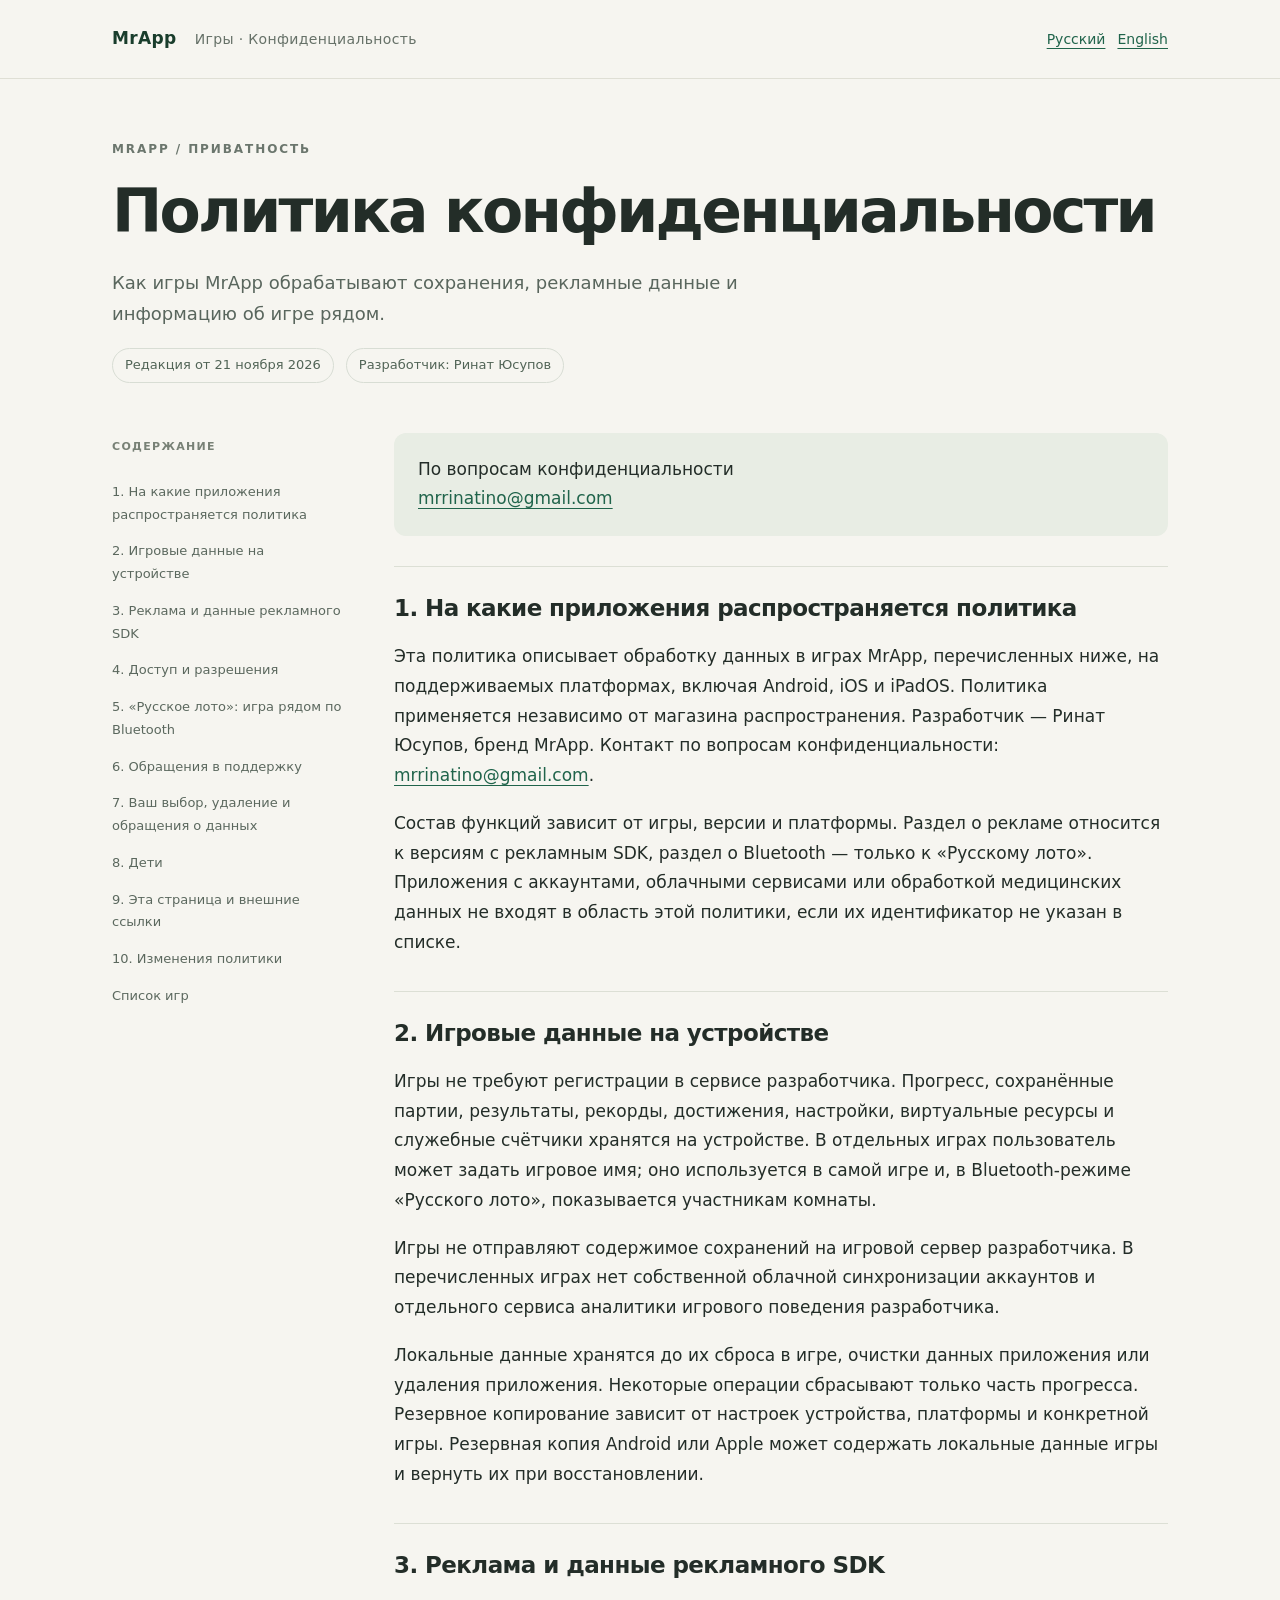
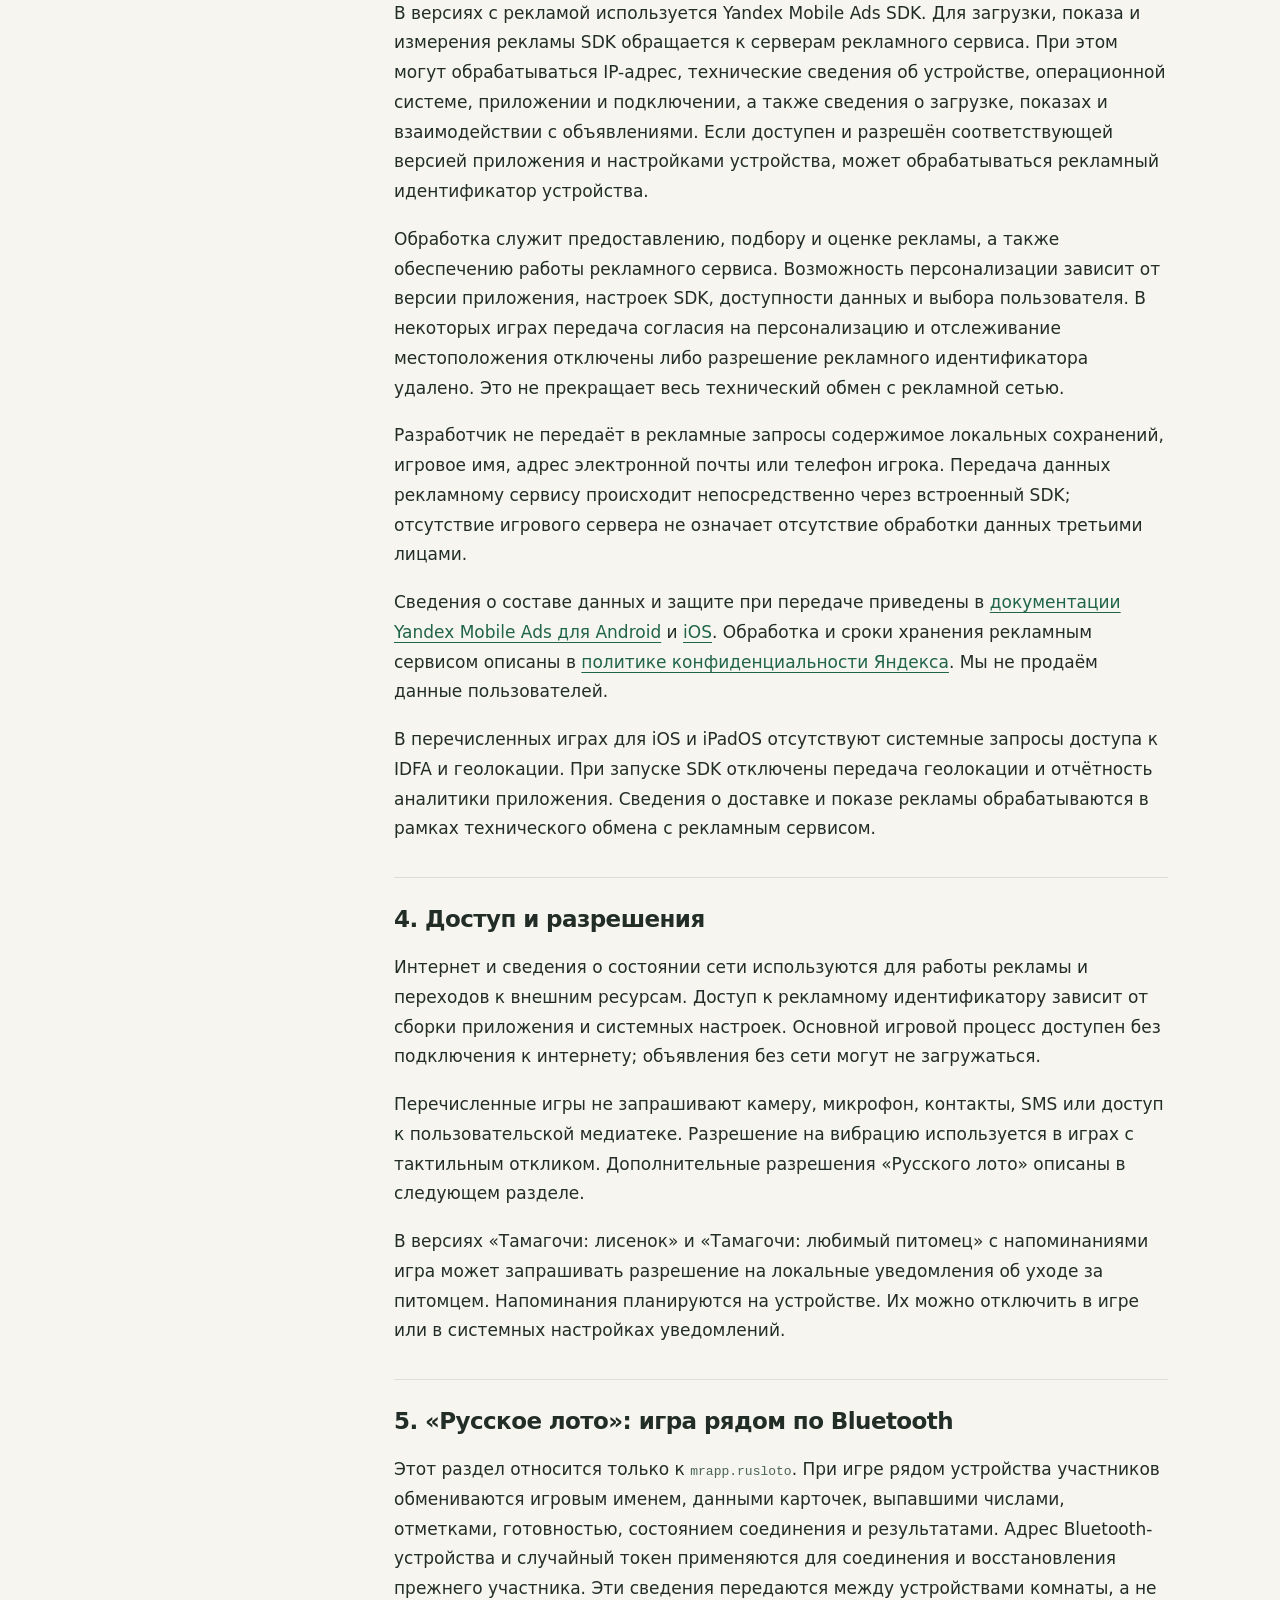
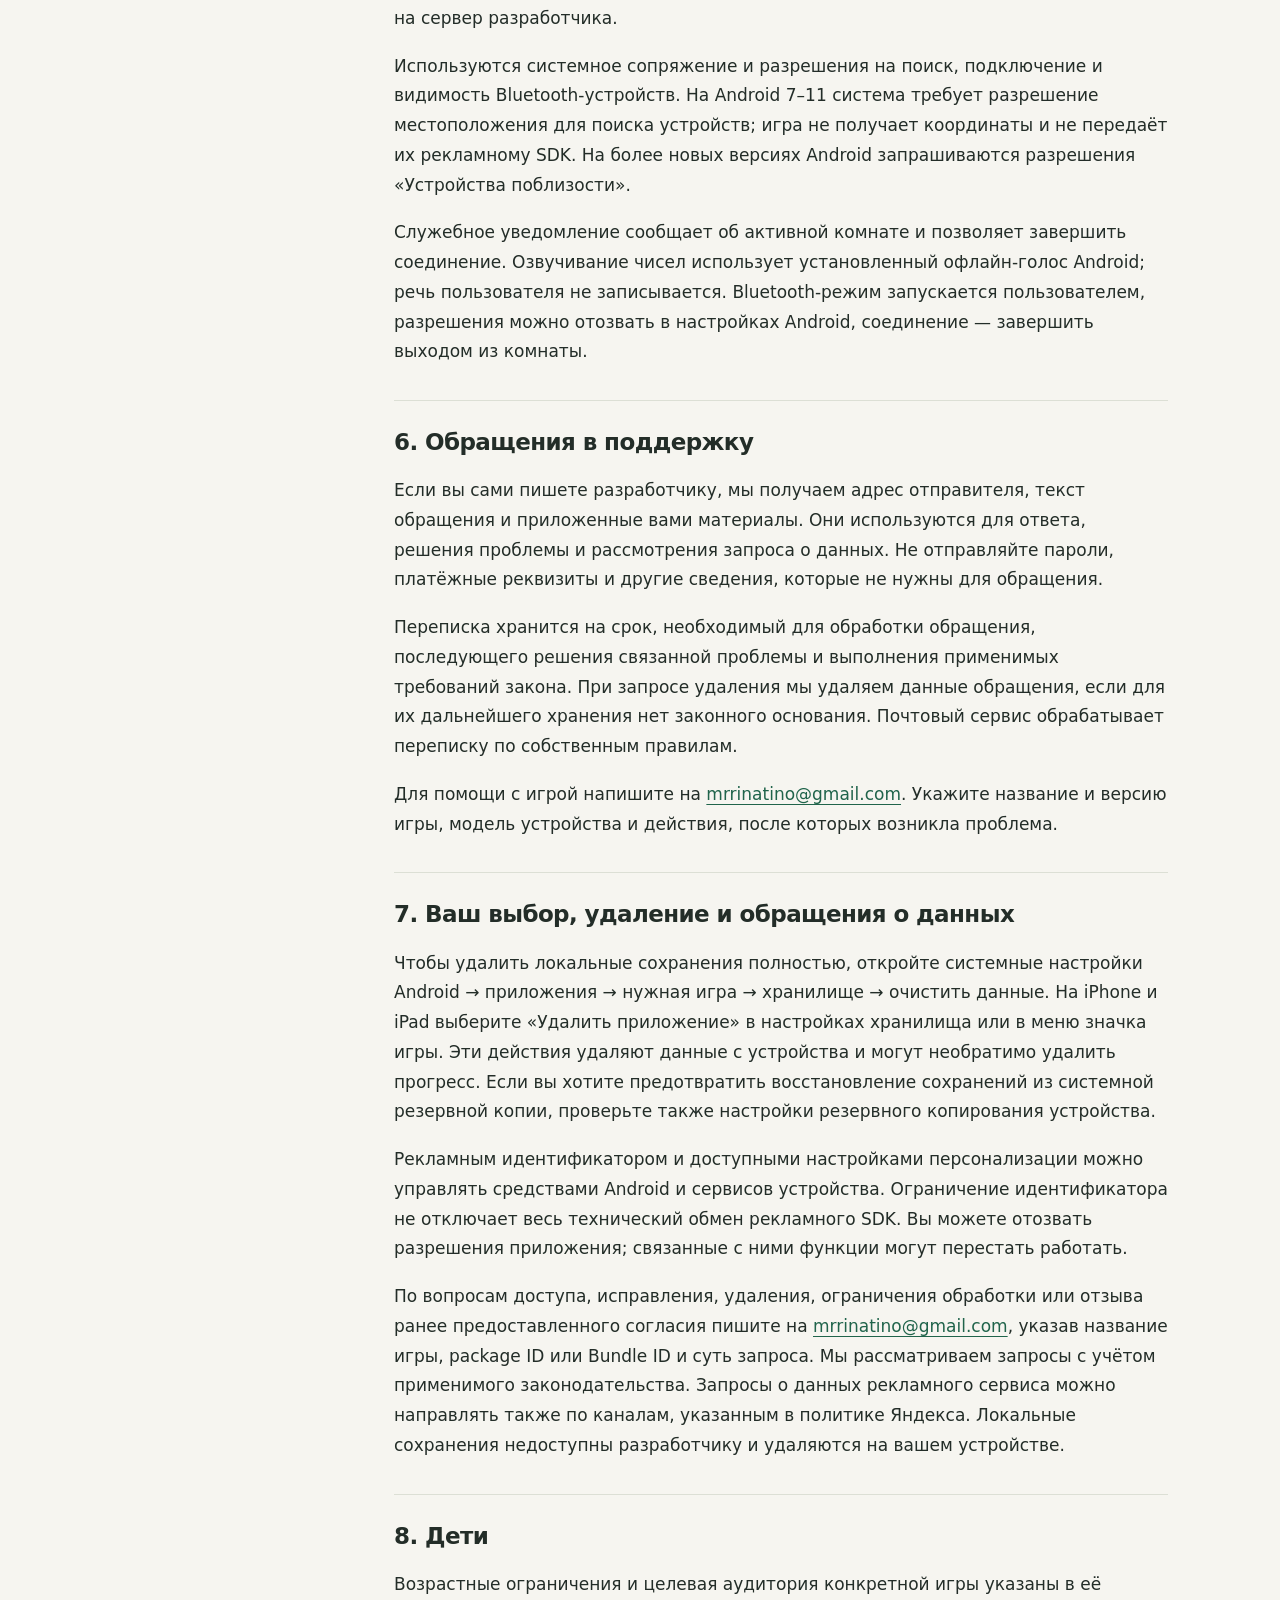
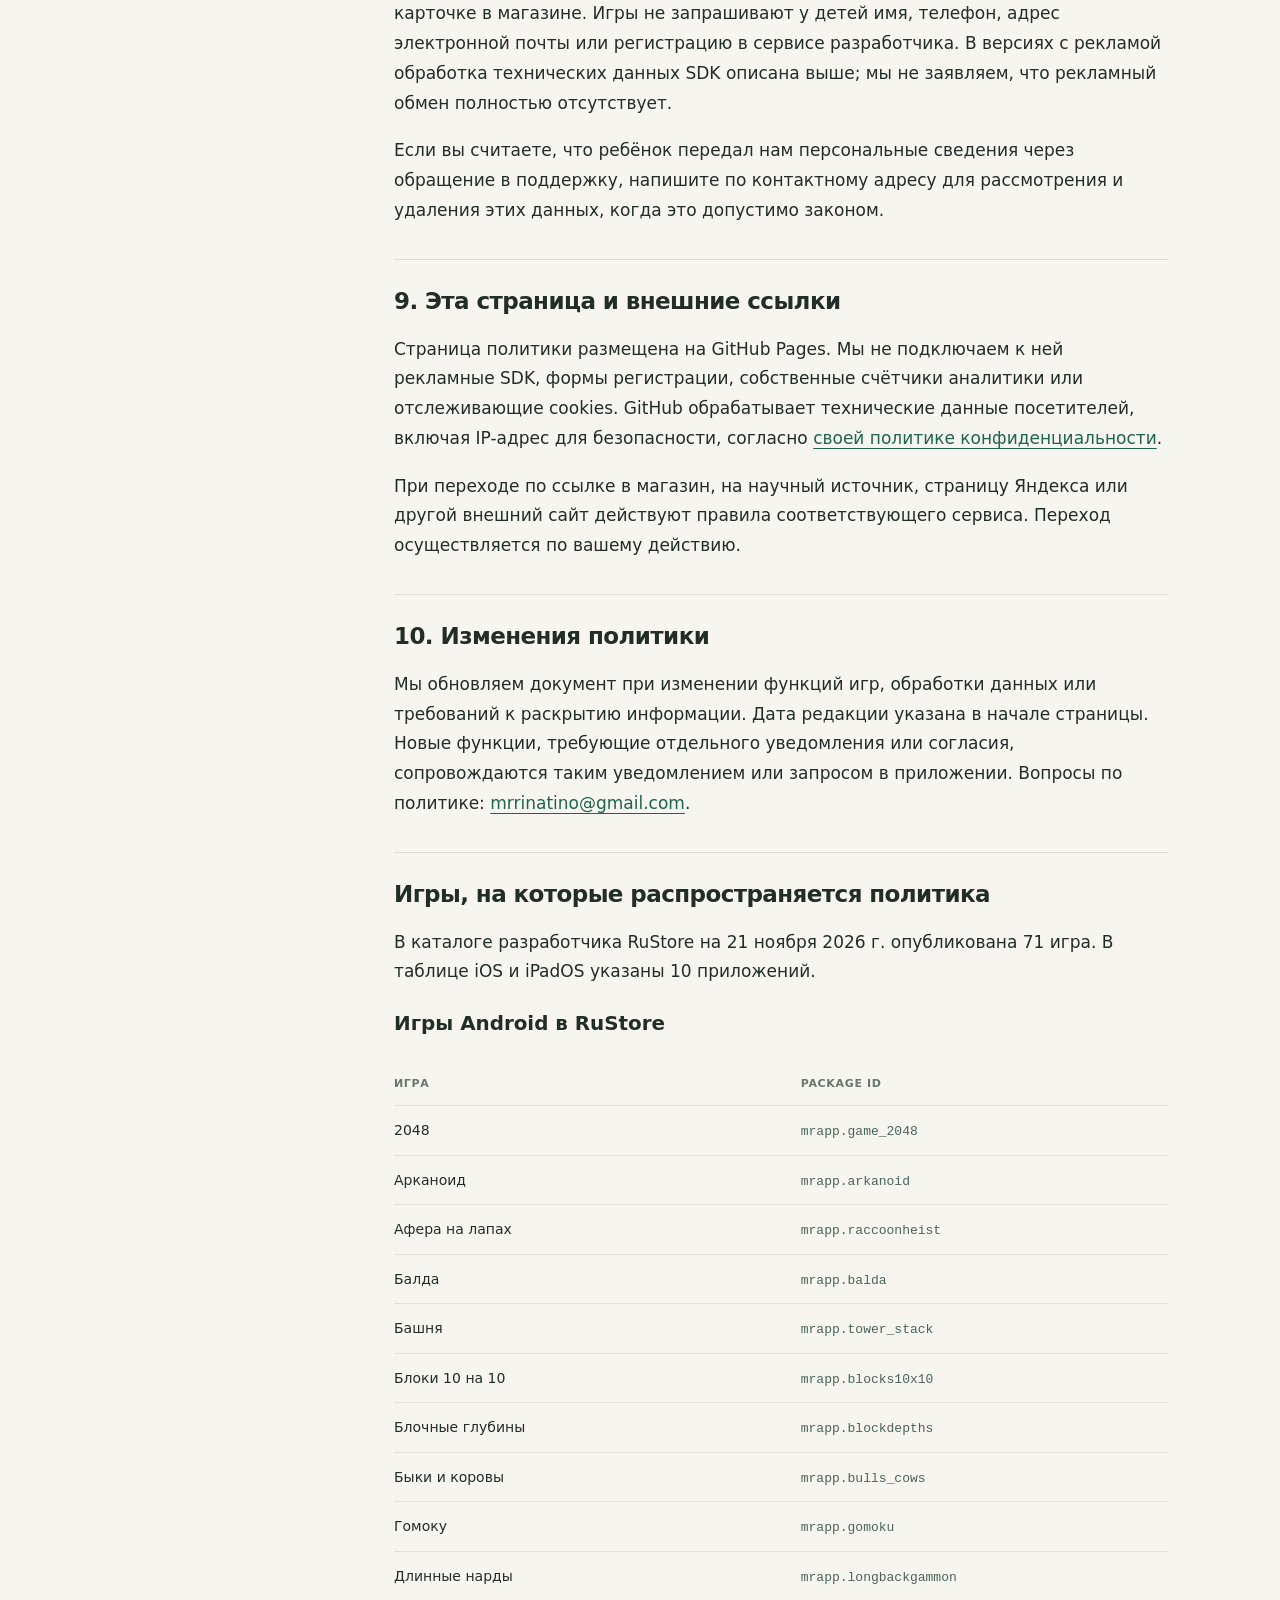
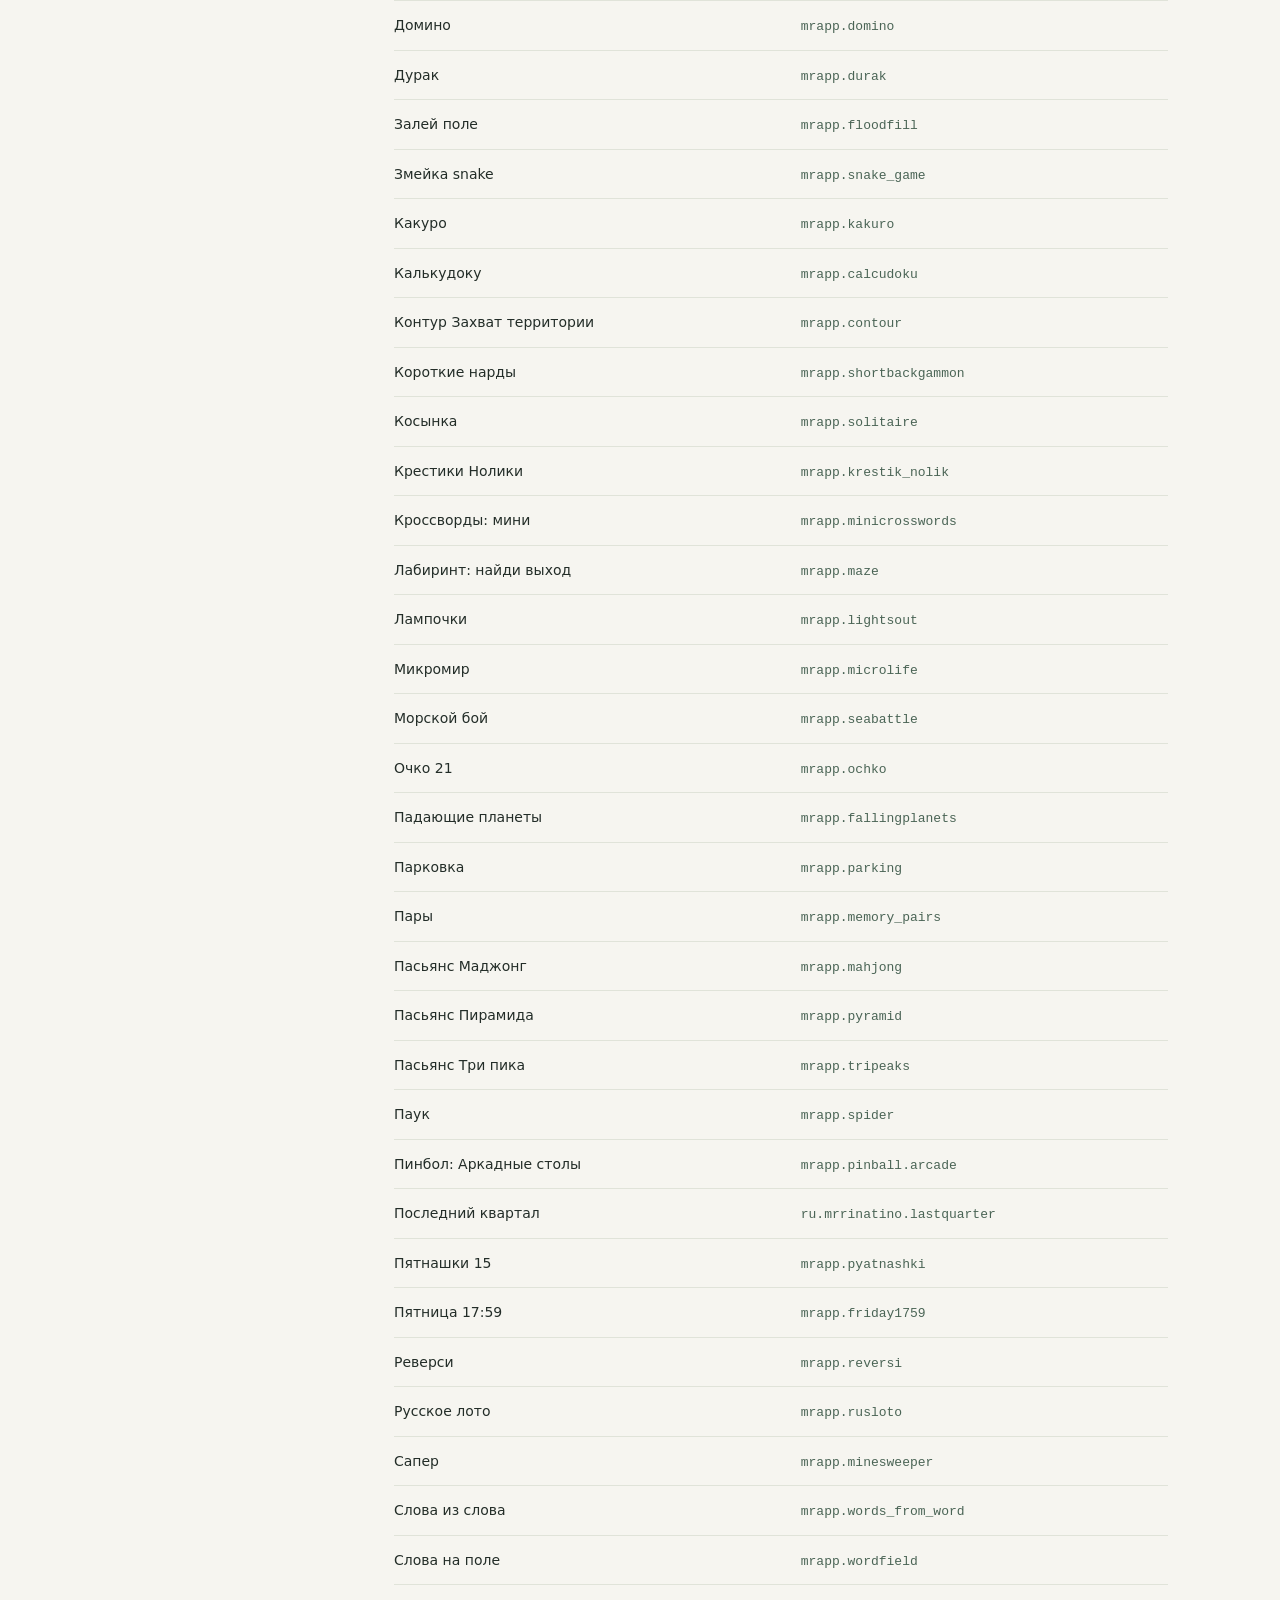
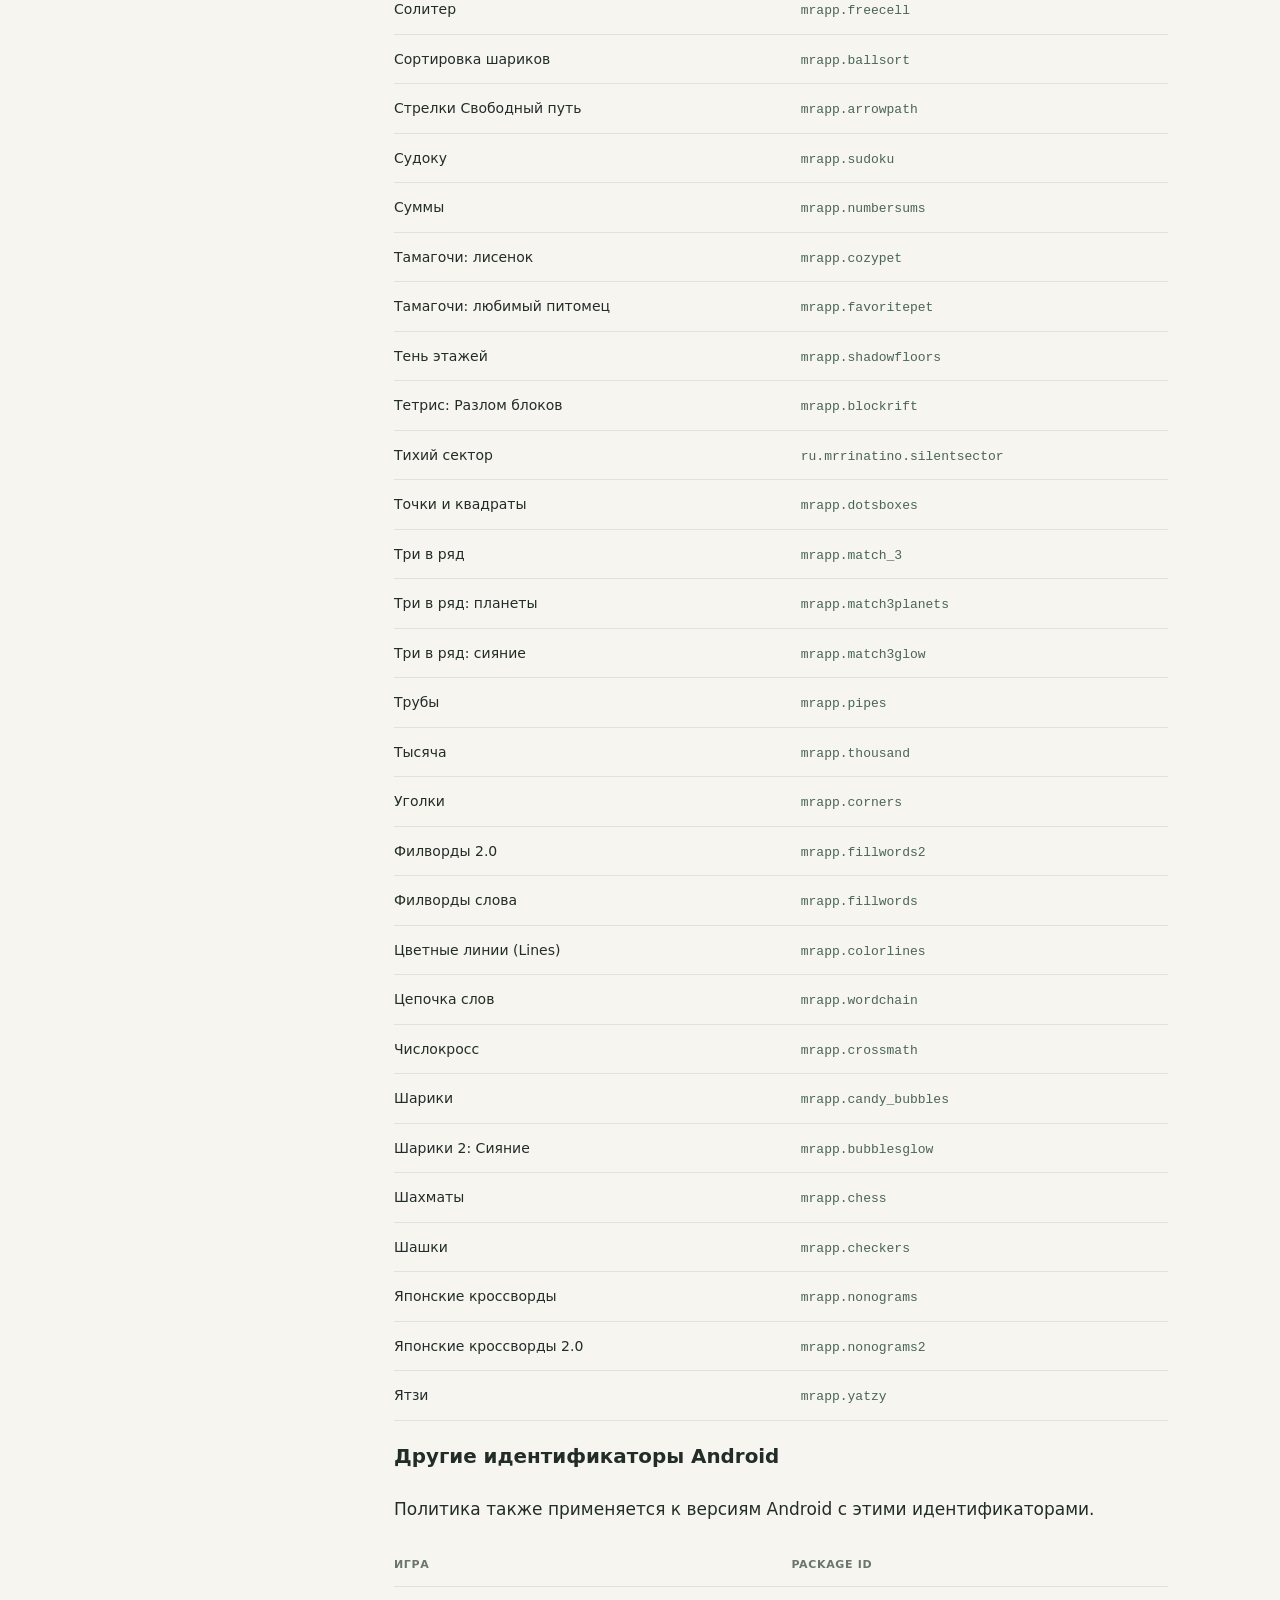
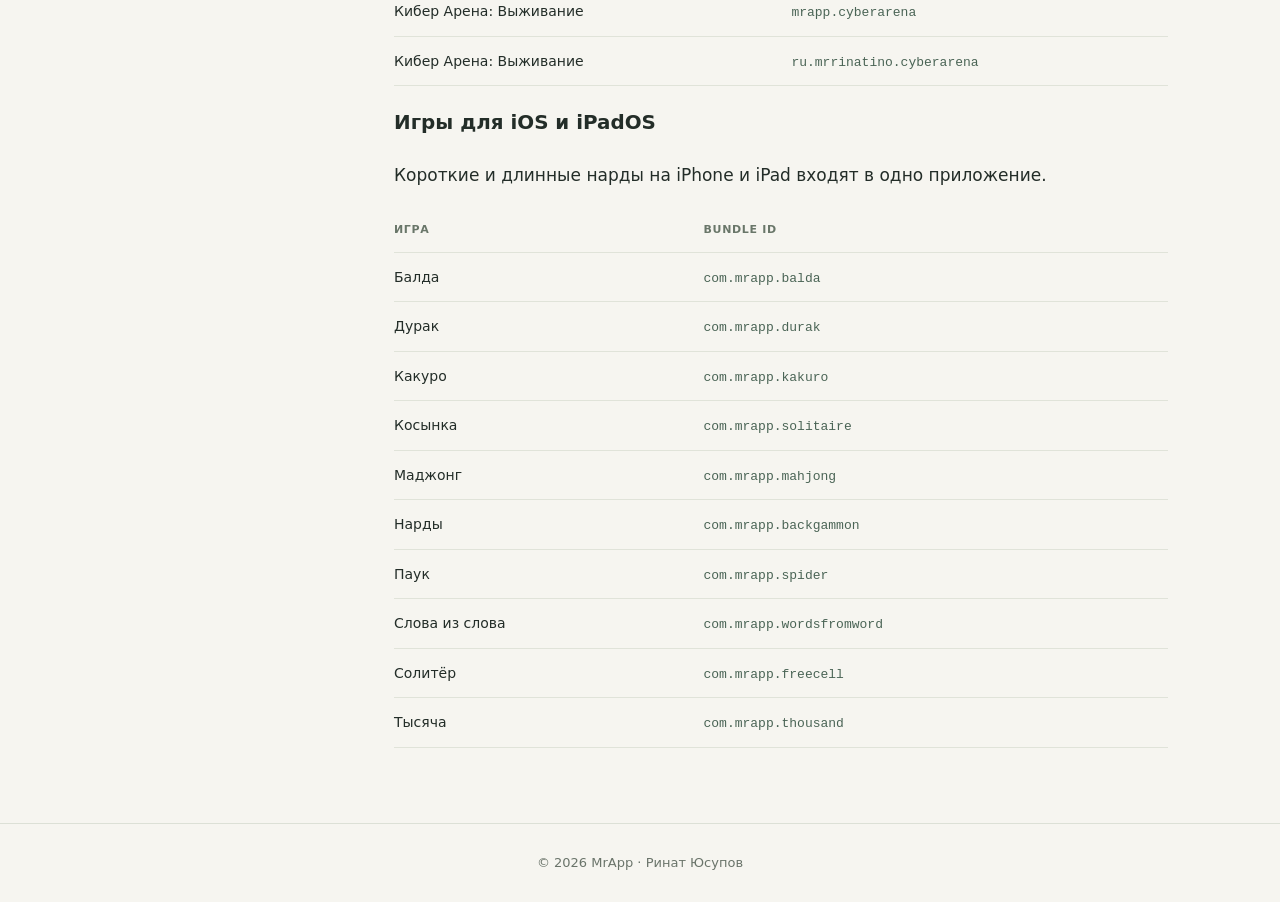
<file: index.html>
<!doctype html>
<html lang="ru"><head><meta charset="utf-8"><meta name="viewport" content="width=device-width,initial-scale=1"><meta name="description" content="Как игры MrApp обрабатывают сохранения, рекламные данные и информацию об игре рядом."><meta name="theme-color" content="#f6f5f0"><meta name="referrer" content="strict-origin-when-cross-origin"><title>Политика конфиденциальности — MrApp</title><link rel="stylesheet" href="./style.css"><link rel="icon" href="./favicon.svg" type="image/svg+xml"><link rel="alternate" hreflang="ru" href="./"><link rel="alternate" hreflang="en" href="./en.html"></head>
<body><header><div><a class="brand" href="./">MrApp <span>Игры · Конфиденциальность</span></a><div class="languages"><a href="./" lang="ru" hreflang="ru" aria-current="page">Русский</a><a href="./en.html" lang="en" hreflang="en" >English</a></div></div></header>
<main><div class="hero"><div class="eyebrow">MRAPP / ПРИВАТНОСТЬ</div><h1>Политика конфиденциальности</h1><p>Как игры MrApp обрабатывают сохранения, рекламные данные и информацию об игре рядом.</p><div class="meta"><span>Редакция от 21 ноября 2026</span><span>Разработчик: Ринат Юсупов</span></div></div>
<div class="layout"><nav aria-label="Содержание"><p>СОДЕРЖАНИЕ</p><a href="#scope">1. На какие приложения распространяется политика</a><a href="#local">2. Игровые данные на устройстве</a><a href="#ads">3. Реклама и данные рекламного SDK</a><a href="#permissions">4. Доступ и разрешения</a><a href="#bluetooth">5. «Русское лото»: игра рядом по Bluetooth</a><a href="#support">6. Обращения в поддержку</a><a href="#choices">7. Ваш выбор, удаление и обращения о данных</a><a href="#children">8. Дети</a><a href="#website">9. Эта страница и внешние ссылки</a><a href="#changes">10. Изменения политики</a><a href="#apps">Список игр</a></nav><article><div class="contact"><p>По вопросам конфиденциальности<br><a href="mailto:mrrinatino@gmail.com">mrrinatino@gmail.com</a></p></div><section id="scope"><h2>1. На какие приложения распространяется политика</h2><p>Эта политика описывает обработку данных в играх MrApp, перечисленных ниже, на поддерживаемых платформах, включая Android, iOS и iPadOS. Политика применяется независимо от магазина распространения. Разработчик — Ринат Юсупов, бренд MrApp. Контакт по вопросам конфиденциальности: <a href="mailto:mrrinatino@gmail.com">mrrinatino@gmail.com</a>.</p><p>Состав функций зависит от игры, версии и платформы. Раздел о рекламе относится к версиям с рекламным SDK, раздел о Bluetooth — только к «Русскому лото». Приложения с аккаунтами, облачными сервисами или обработкой медицинских данных не входят в область этой политики, если их идентификатор не указан в списке.</p></section><section id="local"><h2>2. Игровые данные на устройстве</h2><p>Игры не требуют регистрации в сервисе разработчика. Прогресс, сохранённые партии, результаты, рекорды, достижения, настройки, виртуальные ресурсы и служебные счётчики хранятся на устройстве. В отдельных играх пользователь может задать игровое имя; оно используется в самой игре и, в Bluetooth-режиме «Русского лото», показывается участникам комнаты.</p><p>Игры не отправляют содержимое сохранений на игровой сервер разработчика. В перечисленных играх нет собственной облачной синхронизации аккаунтов и отдельного сервиса аналитики игрового поведения разработчика.</p>
<p>Локальные данные хранятся до их сброса в игре, очистки данных приложения или удаления приложения. Некоторые операции сбрасывают только часть прогресса. Резервное копирование зависит от настроек устройства, платформы и конкретной игры. Резервная копия Android или Apple может содержать локальные данные игры и вернуть их при восстановлении.</p></section><section id="ads"><h2>3. Реклама и данные рекламного SDK</h2><p>В версиях с рекламой используется Yandex Mobile Ads SDK. Для загрузки, показа и измерения рекламы SDK обращается к серверам рекламного сервиса. При этом могут обрабатываться IP-адрес, технические сведения об устройстве, операционной системе, приложении и подключении, а также сведения о загрузке, показах и взаимодействии с объявлениями. Если доступен и разрешён соответствующей версией приложения и настройками устройства, может обрабатываться рекламный идентификатор устройства.</p><p>Обработка служит предоставлению, подбору и оценке рекламы, а также обеспечению работы рекламного сервиса. Возможность персонализации зависит от версии приложения, настроек SDK, доступности данных и выбора пользователя. В некоторых играх передача согласия на персонализацию и отслеживание местоположения отключены либо разрешение рекламного идентификатора удалено. Это не прекращает весь технический обмен с рекламной сетью.</p>
<p>Разработчик не передаёт в рекламные запросы содержимое локальных сохранений, игровое имя, адрес электронной почты или телефон игрока. Передача данных рекламному сервису происходит непосредственно через встроенный SDK; отсутствие игрового сервера не означает отсутствие обработки данных третьими лицами.</p>
<p>Сведения о составе данных и защите при передаче приведены в <a href="https://ads.yandex.com/helpcenter/ru/dev/android/app-privacy-android">документации Yandex Mobile Ads для Android</a> и <a href="https://ads.yandex.com/helpcenter/ru/dev/ios/app-privacy-apple">iOS</a>. Обработка и сроки хранения рекламным сервисом описаны в <a href="https://yandex.ru/legal/confidential/ru/">политике конфиденциальности Яндекса</a>. Мы не продаём данные пользователей.</p>
<p>В перечисленных играх для iOS и iPadOS отсутствуют системные запросы доступа к IDFA и геолокации. При запуске SDK отключены передача геолокации и отчётность аналитики приложения. Сведения о доставке и показе рекламы обрабатываются в рамках технического обмена с рекламным сервисом.</p></section><section id="permissions"><h2>4. Доступ и разрешения</h2><p>Интернет и сведения о состоянии сети используются для работы рекламы и переходов к внешним ресурсам. Доступ к рекламному идентификатору зависит от сборки приложения и системных настроек. Основной игровой процесс доступен без подключения к интернету; объявления без сети могут не загружаться.</p><p>Перечисленные игры не запрашивают камеру, микрофон, контакты, SMS или доступ к пользовательской медиатеке. Разрешение на вибрацию используется в играх с тактильным откликом. Дополнительные разрешения «Русского лото» описаны в следующем разделе.</p>
<p>В версиях «Тамагочи: лисенок» и «Тамагочи: любимый питомец» с напоминаниями игра может запрашивать разрешение на локальные уведомления об уходе за питомцем. Напоминания планируются на устройстве. Их можно отключить в игре или в системных настройках уведомлений.</p></section><section id="bluetooth"><h2>5. «Русское лото»: игра рядом по Bluetooth</h2><p>Этот раздел относится только к <code>mrapp.rusloto</code>. При игре рядом устройства участников обмениваются игровым именем, данными карточек, выпавшими числами, отметками, готовностью, состоянием соединения и результатами. Адрес Bluetooth-устройства и случайный токен применяются для соединения и восстановления прежнего участника. Эти сведения передаются между устройствами комнаты, а не на сервер разработчика.</p><p>Используются системное сопряжение и разрешения на поиск, подключение и видимость Bluetooth-устройств. На Android 7–11 система требует разрешение местоположения для поиска устройств; игра не получает координаты и не передаёт их рекламному SDK. На более новых версиях Android запрашиваются разрешения «Устройства поблизости».</p>
<p>Служебное уведомление сообщает об активной комнате и позволяет завершить соединение. Озвучивание чисел использует установленный офлайн-голос Android; речь пользователя не записывается. Bluetooth-режим запускается пользователем, разрешения можно отозвать в настройках Android, соединение — завершить выходом из комнаты.</p></section><section id="support"><h2>6. Обращения в поддержку</h2><p>Если вы сами пишете разработчику, мы получаем адрес отправителя, текст обращения и приложенные вами материалы. Они используются для ответа, решения проблемы и рассмотрения запроса о данных. Не отправляйте пароли, платёжные реквизиты и другие сведения, которые не нужны для обращения.</p><p>Переписка хранится на срок, необходимый для обработки обращения, последующего решения связанной проблемы и выполнения применимых требований закона. При запросе удаления мы удаляем данные обращения, если для их дальнейшего хранения нет законного основания. Почтовый сервис обрабатывает переписку по собственным правилам.</p>
<p>Для помощи с игрой напишите на <a href="mailto:mrrinatino@gmail.com">mrrinatino@gmail.com</a>. Укажите название и версию игры, модель устройства и действия, после которых возникла проблема.</p></section><section id="choices"><h2>7. Ваш выбор, удаление и обращения о данных</h2><p>Чтобы удалить локальные сохранения полностью, откройте системные настройки Android → приложения → нужная игра → хранилище → очистить данные. На iPhone и iPad выберите «Удалить приложение» в настройках хранилища или в меню значка игры. Эти действия удаляют данные с устройства и могут необратимо удалить прогресс. Если вы хотите предотвратить восстановление сохранений из системной резервной копии, проверьте также настройки резервного копирования устройства.</p><p>Рекламным идентификатором и доступными настройками персонализации можно управлять средствами Android и сервисов устройства. Ограничение идентификатора не отключает весь технический обмен рекламного SDK. Вы можете отозвать разрешения приложения; связанные с ними функции могут перестать работать.</p>
<p>По вопросам доступа, исправления, удаления, ограничения обработки или отзыва ранее предоставленного согласия пишите на <a href="mailto:mrrinatino@gmail.com">mrrinatino@gmail.com</a>, указав название игры, package ID или Bundle ID и суть запроса. Мы рассматриваем запросы с учётом применимого законодательства. Запросы о данных рекламного сервиса можно направлять также по каналам, указанным в политике Яндекса. Локальные сохранения недоступны разработчику и удаляются на вашем устройстве.</p></section><section id="children"><h2>8. Дети</h2><p>Возрастные ограничения и целевая аудитория конкретной игры указаны в её карточке в магазине. Игры не запрашивают у детей имя, телефон, адрес электронной почты или регистрацию в сервисе разработчика. В версиях с рекламой обработка технических данных SDK описана выше; мы не заявляем, что рекламный обмен полностью отсутствует.</p><p>Если вы считаете, что ребёнок передал нам персональные сведения через обращение в поддержку, напишите по контактному адресу для рассмотрения и удаления этих данных, когда это допустимо законом.</p></section><section id="website"><h2>9. Эта страница и внешние ссылки</h2><p>Страница политики размещена на GitHub Pages. Мы не подключаем к ней рекламные SDK, формы регистрации, собственные счётчики аналитики или отслеживающие cookies. GitHub обрабатывает технические данные посетителей, включая IP-адрес для безопасности, согласно <a href="https://docs.github.com/en/site-policy/privacy-policies/github-general-privacy-statement">своей политике конфиденциальности</a>.</p><p>При переходе по ссылке в магазин, на научный источник, страницу Яндекса или другой внешний сайт действуют правила соответствующего сервиса. Переход осуществляется по вашему действию.</p></section><section id="changes"><h2>10. Изменения политики</h2><p>Мы обновляем документ при изменении функций игр, обработки данных или требований к раскрытию информации. Дата редакции указана в начале страницы. Новые функции, требующие отдельного уведомления или согласия, сопровождаются таким уведомлением или запросом в приложении. Вопросы по политике: <a href="mailto:mrrinatino@gmail.com">mrrinatino@gmail.com</a>.</p></section><section id="apps"><h2>Игры, на которые распространяется политика</h2><p>В каталоге разработчика RuStore на <time datetime="2026-11-21">21 ноября 2026 г.</time> опубликована 71 игра. В таблице iOS и iPadOS указаны 10 приложений.</p>
<h3>Игры Android в RuStore</h3>
<table><thead><tr><th>Игра</th><th>Package ID</th></tr></thead><tbody>
<tr id="mrapp.game_2048"><td>2048</td><td><code>mrapp.game_2048</code></td></tr>
<tr id="mrapp.arkanoid"><td>Арканоид</td><td><code>mrapp.arkanoid</code></td></tr>
<tr id="mrapp.raccoonheist"><td>Афера на лапах</td><td><code>mrapp.raccoonheist</code></td></tr>
<tr id="mrapp.balda"><td>Балда</td><td><code>mrapp.balda</code></td></tr>
<tr id="mrapp.tower_stack"><td>Башня</td><td><code>mrapp.tower_stack</code></td></tr>
<tr id="mrapp.blocks10x10"><td>Блоки 10 на 10</td><td><code>mrapp.blocks10x10</code></td></tr>
<tr id="mrapp.blockdepths"><td>Блочные глубины</td><td><code>mrapp.blockdepths</code></td></tr>
<tr id="mrapp.bulls_cows"><td>Быки и коровы</td><td><code>mrapp.bulls_cows</code></td></tr>
<tr id="mrapp.gomoku"><td>Гомоку</td><td><code>mrapp.gomoku</code></td></tr>
<tr id="mrapp.longbackgammon"><td>Длинные нарды</td><td><code>mrapp.longbackgammon</code></td></tr>
<tr id="mrapp.domino"><td>Домино</td><td><code>mrapp.domino</code></td></tr>
<tr id="mrapp.durak"><td>Дурак</td><td><code>mrapp.durak</code></td></tr>
<tr id="mrapp.floodfill"><td>Залей поле</td><td><code>mrapp.floodfill</code></td></tr>
<tr id="mrapp.snake_game"><td>Змейка snake</td><td><code>mrapp.snake_game</code></td></tr>
<tr id="mrapp.kakuro"><td>Какуро</td><td><code>mrapp.kakuro</code></td></tr>
<tr id="mrapp.calcudoku"><td>Калькудоку</td><td><code>mrapp.calcudoku</code></td></tr>
<tr id="mrapp.contour"><td>Контур Захват территории</td><td><code>mrapp.contour</code></td></tr>
<tr id="mrapp.shortbackgammon"><td>Короткие нарды</td><td><code>mrapp.shortbackgammon</code></td></tr>
<tr id="mrapp.solitaire"><td>Косынка</td><td><code>mrapp.solitaire</code></td></tr>
<tr id="mrapp.krestik_nolik"><td>Крестики Нолики</td><td><code>mrapp.krestik_nolik</code></td></tr>
<tr id="mrapp.minicrosswords"><td>Кроссворды: мини</td><td><code>mrapp.minicrosswords</code></td></tr>
<tr id="mrapp.maze"><td>Лабиринт: найди выход</td><td><code>mrapp.maze</code></td></tr>
<tr id="mrapp.lightsout"><td>Лампочки</td><td><code>mrapp.lightsout</code></td></tr>
<tr id="mrapp.microlife"><td>Микромир</td><td><code>mrapp.microlife</code></td></tr>
<tr id="mrapp.seabattle"><td>Морской бой</td><td><code>mrapp.seabattle</code></td></tr>
<tr id="mrapp.ochko"><td>Очко 21</td><td><code>mrapp.ochko</code></td></tr>
<tr id="mrapp.fallingplanets"><td>Падающие планеты</td><td><code>mrapp.fallingplanets</code></td></tr>
<tr id="mrapp.parking"><td>Парковка</td><td><code>mrapp.parking</code></td></tr>
<tr id="mrapp.memory_pairs"><td>Пары</td><td><code>mrapp.memory_pairs</code></td></tr>
<tr id="mrapp.mahjong"><td>Пасьянс Маджонг</td><td><code>mrapp.mahjong</code></td></tr>
<tr id="mrapp.pyramid"><td>Пасьянс Пирамида</td><td><code>mrapp.pyramid</code></td></tr>
<tr id="mrapp.tripeaks"><td>Пасьянс Три пика</td><td><code>mrapp.tripeaks</code></td></tr>
<tr id="mrapp.spider"><td>Паук</td><td><code>mrapp.spider</code></td></tr>
<tr id="mrapp.pinball.arcade"><td>Пинбол: Аркадные столы</td><td><code>mrapp.pinball.arcade</code></td></tr>
<tr id="ru.mrrinatino.lastquarter"><td>Последний квартал</td><td><code>ru.mrrinatino.lastquarter</code></td></tr>
<tr id="mrapp.pyatnashki"><td>Пятнашки 15</td><td><code>mrapp.pyatnashki</code></td></tr>
<tr id="mrapp.friday1759"><td>Пятница 17:59</td><td><code>mrapp.friday1759</code></td></tr>
<tr id="mrapp.reversi"><td>Реверси</td><td><code>mrapp.reversi</code></td></tr>
<tr id="mrapp.rusloto"><td>Русское лото</td><td><code>mrapp.rusloto</code></td></tr>
<tr id="mrapp.minesweeper"><td>Сапер</td><td><code>mrapp.minesweeper</code></td></tr>
<tr id="mrapp.words_from_word"><td>Слова из слова</td><td><code>mrapp.words_from_word</code></td></tr>
<tr id="mrapp.wordfield"><td>Слова на поле</td><td><code>mrapp.wordfield</code></td></tr>
<tr id="mrapp.freecell"><td>Солитер</td><td><code>mrapp.freecell</code></td></tr>
<tr id="mrapp.ballsort"><td>Сортировка шариков</td><td><code>mrapp.ballsort</code></td></tr>
<tr id="mrapp.arrowpath"><td>Стрелки Свободный путь</td><td><code>mrapp.arrowpath</code></td></tr>
<tr id="mrapp.sudoku"><td>Судоку</td><td><code>mrapp.sudoku</code></td></tr>
<tr id="mrapp.numbersums"><td>Суммы</td><td><code>mrapp.numbersums</code></td></tr>
<tr id="mrapp.cozypet"><td>Тамагочи: лисенок</td><td><code>mrapp.cozypet</code></td></tr>
<tr id="mrapp.favoritepet"><td>Тамагочи: любимый питомец</td><td><code>mrapp.favoritepet</code></td></tr>
<tr id="mrapp.shadowfloors"><td>Тень этажей</td><td><code>mrapp.shadowfloors</code></td></tr>
<tr id="mrapp.blockrift"><td>Тетрис: Разлом блоков</td><td><code>mrapp.blockrift</code></td></tr>
<tr id="ru.mrrinatino.silentsector"><td>Тихий сектор</td><td><code>ru.mrrinatino.silentsector</code></td></tr>
<tr id="mrapp.dotsboxes"><td>Точки и квадраты</td><td><code>mrapp.dotsboxes</code></td></tr>
<tr id="mrapp.match_3"><td>Три в ряд</td><td><code>mrapp.match_3</code></td></tr>
<tr id="mrapp.match3planets"><td>Три в ряд: планеты</td><td><code>mrapp.match3planets</code></td></tr>
<tr id="mrapp.match3glow"><td>Три в ряд: сияние</td><td><code>mrapp.match3glow</code></td></tr>
<tr id="mrapp.pipes"><td>Трубы</td><td><code>mrapp.pipes</code></td></tr>
<tr id="mrapp.thousand"><td>Тысяча</td><td><code>mrapp.thousand</code></td></tr>
<tr id="mrapp.corners"><td>Уголки</td><td><code>mrapp.corners</code></td></tr>
<tr id="mrapp.fillwords2"><td>Филворды 2.0</td><td><code>mrapp.fillwords2</code></td></tr>
<tr id="mrapp.fillwords"><td>Филворды слова</td><td><code>mrapp.fillwords</code></td></tr>
<tr id="mrapp.colorlines"><td>Цветные линии (Lines)</td><td><code>mrapp.colorlines</code></td></tr>
<tr id="mrapp.wordchain"><td>Цепочка слов</td><td><code>mrapp.wordchain</code></td></tr>
<tr id="mrapp.crossmath"><td>Числокросс</td><td><code>mrapp.crossmath</code></td></tr>
<tr id="mrapp.candy_bubbles"><td>Шарики</td><td><code>mrapp.candy_bubbles</code></td></tr>
<tr id="mrapp.bubblesglow"><td>Шарики 2: Сияние</td><td><code>mrapp.bubblesglow</code></td></tr>
<tr id="mrapp.chess"><td>Шахматы</td><td><code>mrapp.chess</code></td></tr>
<tr id="mrapp.checkers"><td>Шашки</td><td><code>mrapp.checkers</code></td></tr>
<tr id="mrapp.nonograms"><td>Японские кроссворды</td><td><code>mrapp.nonograms</code></td></tr>
<tr id="mrapp.nonograms2"><td>Японские кроссворды 2.0</td><td><code>mrapp.nonograms2</code></td></tr>
<tr id="mrapp.yatzy"><td>Ятзи</td><td><code>mrapp.yatzy</code></td></tr>
</tbody></table>
<h3>Другие идентификаторы Android</h3><p>Политика также применяется к версиям Android с этими идентификаторами.</p>
<table><thead><tr><th>Игра</th><th>Package ID</th></tr></thead><tbody>
<tr id="mrapp.cyberarena"><td>Кибер Арена: Выживание</td><td><code>mrapp.cyberarena</code></td></tr>
<tr id="ru.mrrinatino.cyberarena"><td>Кибер Арена: Выживание</td><td><code>ru.mrrinatino.cyberarena</code></td></tr>
</tbody></table>
<h3>Игры для iOS и iPadOS</h3><p>Короткие и длинные нарды на iPhone и iPad входят в одно приложение.</p>
<table><thead><tr><th>Игра</th><th>Bundle ID</th></tr></thead><tbody>
<tr id="com.mrapp.balda"><td>Балда</td><td><code>com.mrapp.balda</code></td></tr>
<tr id="com.mrapp.durak"><td>Дурак</td><td><code>com.mrapp.durak</code></td></tr>
<tr id="com.mrapp.kakuro"><td>Какуро</td><td><code>com.mrapp.kakuro</code></td></tr>
<tr id="com.mrapp.solitaire"><td>Косынка</td><td><code>com.mrapp.solitaire</code></td></tr>
<tr id="com.mrapp.mahjong"><td>Маджонг</td><td><code>com.mrapp.mahjong</code></td></tr>
<tr id="com.mrapp.backgammon"><td>Нарды</td><td><code>com.mrapp.backgammon</code></td></tr>
<tr id="com.mrapp.spider"><td>Паук</td><td><code>com.mrapp.spider</code></td></tr>
<tr id="com.mrapp.wordsfromword"><td>Слова из слова</td><td><code>com.mrapp.wordsfromword</code></td></tr>
<tr id="com.mrapp.freecell"><td>Солитёр</td><td><code>com.mrapp.freecell</code></td></tr>
<tr id="com.mrapp.thousand"><td>Тысяча</td><td><code>com.mrapp.thousand</code></td></tr>
</tbody></table></section></article></div></main><footer>© 2026 MrApp · Ринат Юсупов</footer></body></html>
</file>
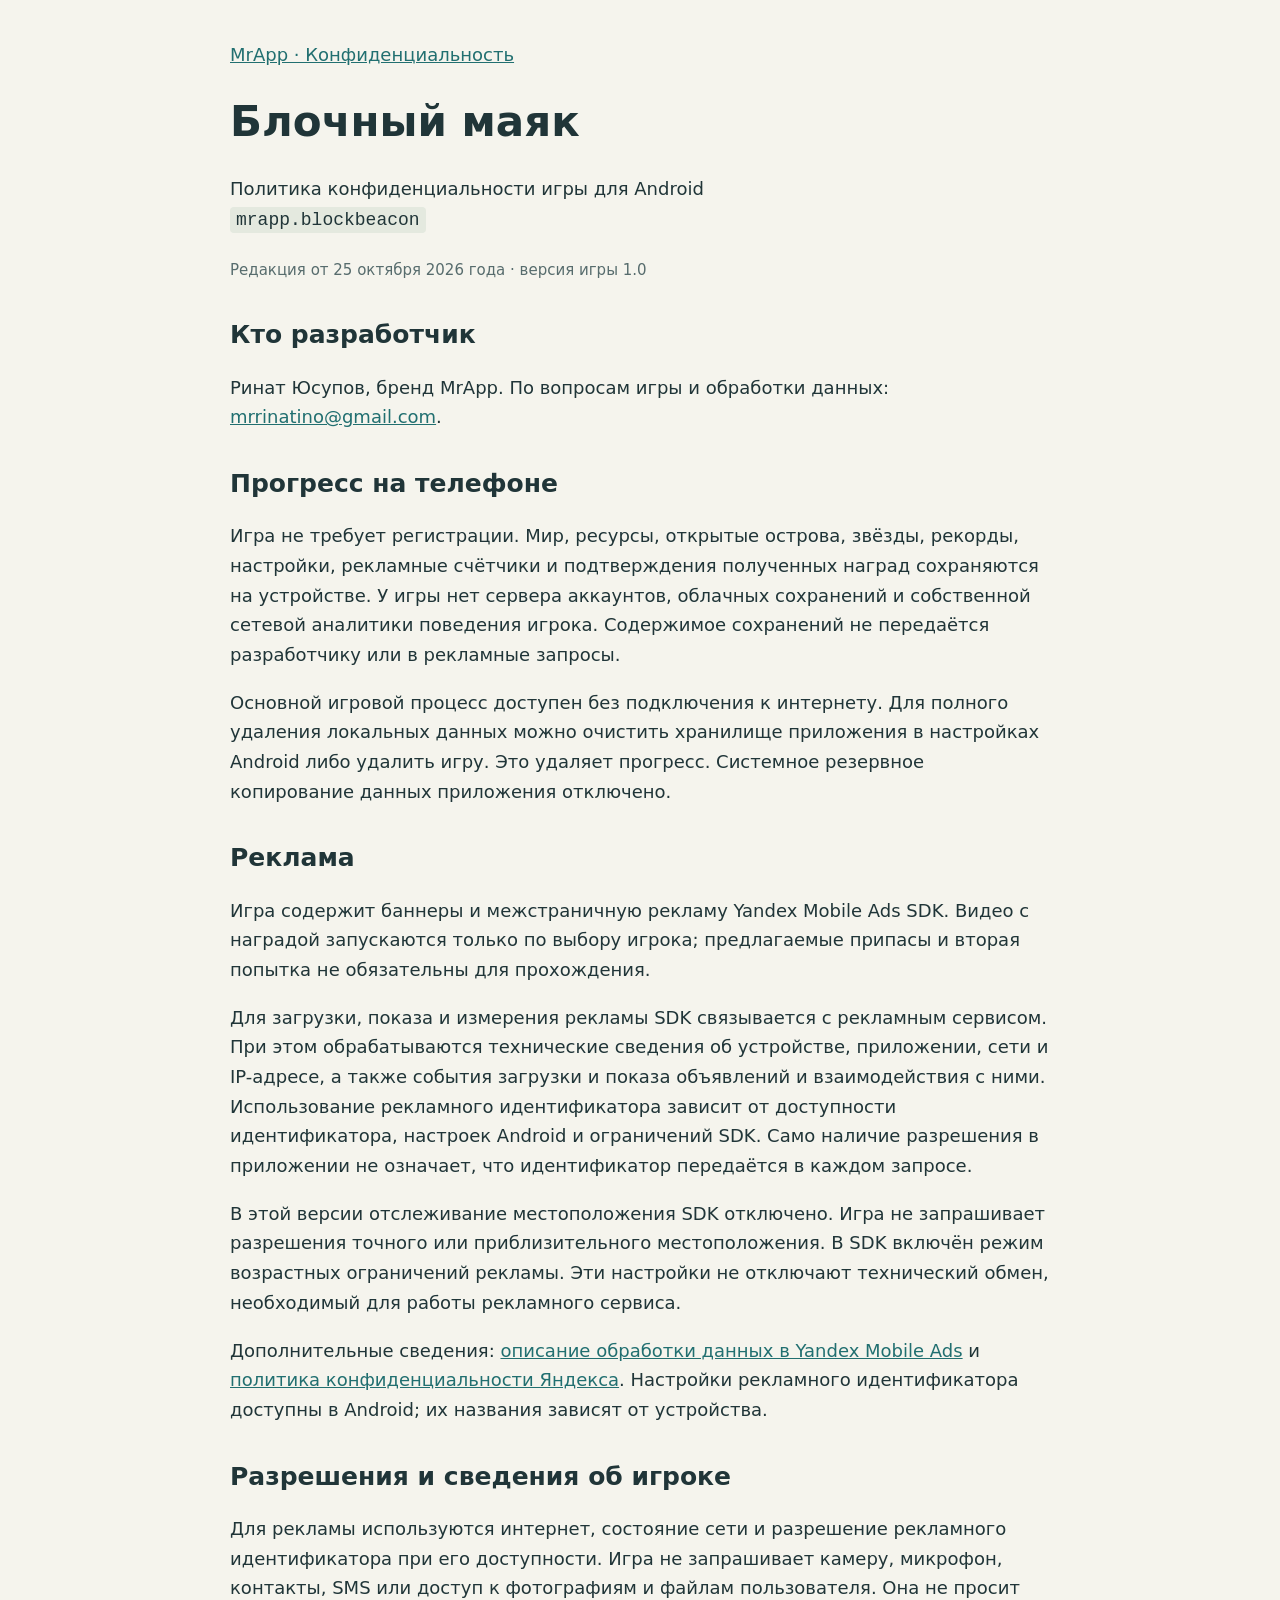
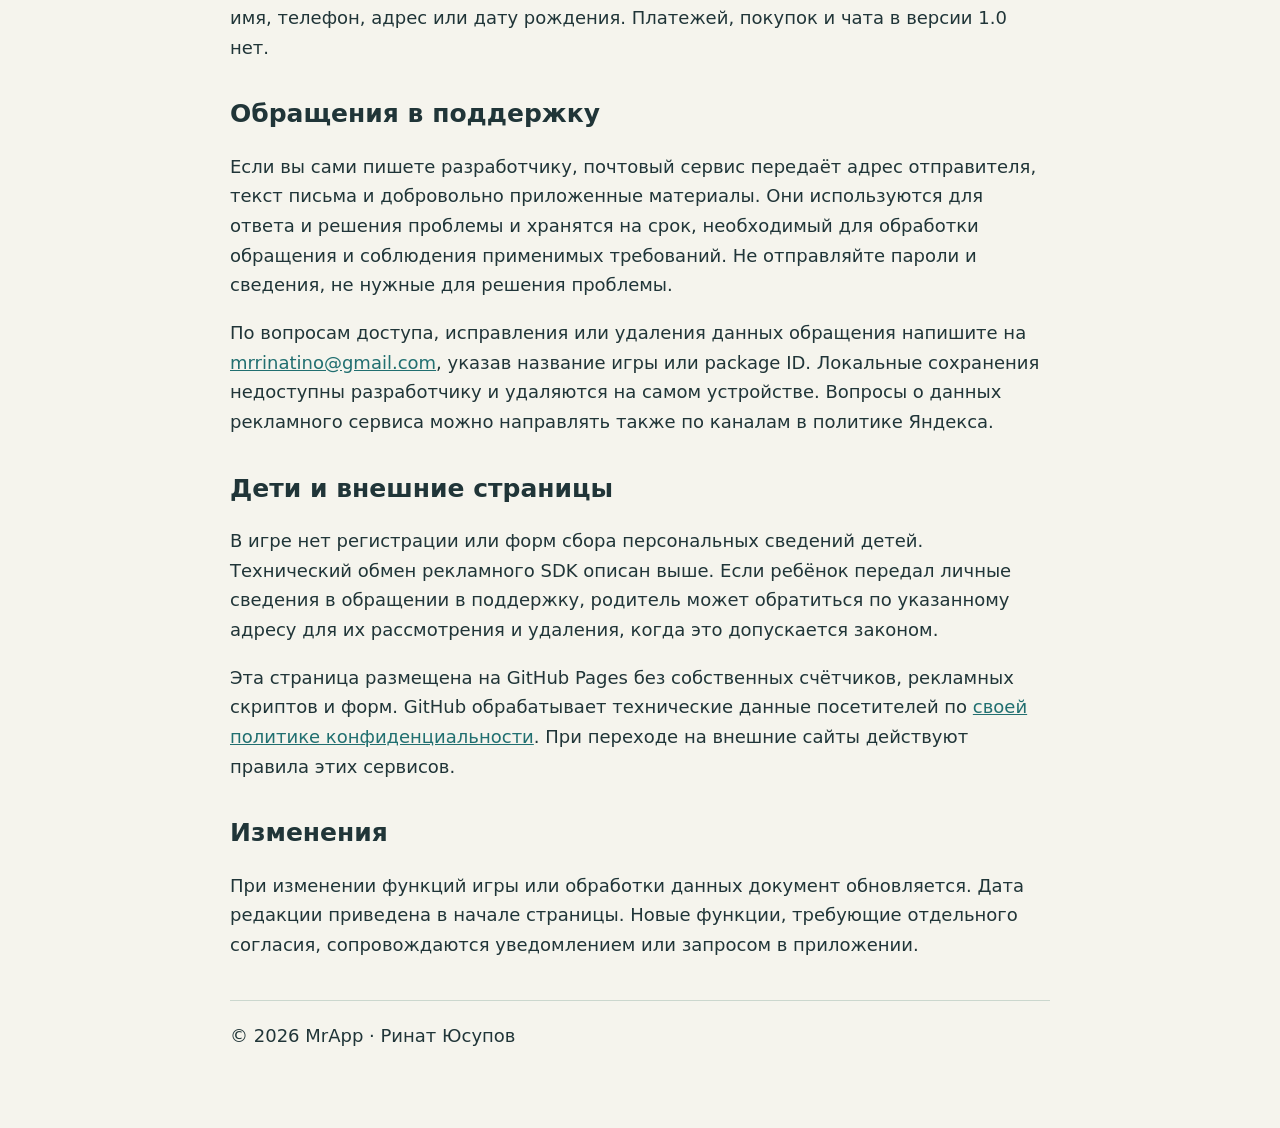
<file: block-beacon.html>
<!doctype html>
<html lang="ru"><head><meta charset="utf-8"><meta name="viewport" content="width=device-width,initial-scale=1"><meta name="description" content="Политика конфиденциальности Android-игры «Блочный маяк» от MrApp."><title>Блочный маяк — конфиденциальность</title><style>body{margin:0;background:#f5f4ed;color:#203538;font:18px/1.65 system-ui,sans-serif}main{max-width:820px;margin:auto;padding:40px 24px 80px}h1{line-height:1.15;font-size:42px}h2{line-height:1.3;margin-top:36px;font-size:25px}a{color:#216f70}small{color:#576c6d}code{background:#e4e9df;padding:3px 6px;border-radius:4px}footer{margin-top:40px;border-top:1px solid #cbd7ce;padding-top:20px}</style></head><body><main>
<a href="./">MrApp · Конфиденциальность</a><h1>Блочный маяк</h1><p>Политика конфиденциальности игры для Android<br><code>mrapp.blockbeacon</code></p><small>Редакция от 25 октября 2026 года · версия игры 1.0</small>
<h2>Кто разработчик</h2><p>Ринат Юсупов, бренд MrApp. По вопросам игры и обработки данных: <a href="mailto:mrrinatino@gmail.com">mrrinatino@gmail.com</a>.</p>
<h2>Прогресс на телефоне</h2><p>Игра не требует регистрации. Мир, ресурсы, открытые острова, звёзды, рекорды, настройки, рекламные счётчики и подтверждения полученных наград сохраняются на устройстве. У игры нет сервера аккаунтов, облачных сохранений и собственной сетевой аналитики поведения игрока. Содержимое сохранений не передаётся разработчику или в рекламные запросы.</p><p>Основной игровой процесс доступен без подключения к интернету. Для полного удаления локальных данных можно очистить хранилище приложения в настройках Android либо удалить игру. Это удаляет прогресс. Системное резервное копирование данных приложения отключено.</p>
<h2>Реклама</h2><p>Игра содержит баннеры и межстраничную рекламу Yandex Mobile Ads SDK. Видео с наградой запускаются только по выбору игрока; предлагаемые припасы и вторая попытка не обязательны для прохождения.</p><p>Для загрузки, показа и измерения рекламы SDK связывается с рекламным сервисом. При этом обрабатываются технические сведения об устройстве, приложении, сети и IP-адресе, а также события загрузки и показа объявлений и взаимодействия с ними. Использование рекламного идентификатора зависит от доступности идентификатора, настроек Android и ограничений SDK. Само наличие разрешения в приложении не означает, что идентификатор передаётся в каждом запросе.</p><p>В этой версии отслеживание местоположения SDK отключено. Игра не запрашивает разрешения точного или приблизительного местоположения. В SDK включён режим возрастных ограничений рекламы. Эти настройки не отключают технический обмен, необходимый для работы рекламного сервиса.</p><p>Дополнительные сведения: <a href="https://ads.yandex.com/helpcenter/en/dev/android/app-privacy-android">описание обработки данных в Yandex Mobile Ads</a> и <a href="https://yandex.ru/legal/confidential/ru/">политика конфиденциальности Яндекса</a>. Настройки рекламного идентификатора доступны в Android; их названия зависят от устройства.</p>
<h2>Разрешения и сведения об игроке</h2><p>Для рекламы используются интернет, состояние сети и разрешение рекламного идентификатора при его доступности. Игра не запрашивает камеру, микрофон, контакты, SMS или доступ к фотографиям и файлам пользователя. Она не просит имя, телефон, адрес или дату рождения. Платежей, покупок и чата в версии 1.0 нет.</p>
<h2>Обращения в поддержку</h2><p>Если вы сами пишете разработчику, почтовый сервис передаёт адрес отправителя, текст письма и добровольно приложенные материалы. Они используются для ответа и решения проблемы и хранятся на срок, необходимый для обработки обращения и соблюдения применимых требований. Не отправляйте пароли и сведения, не нужные для решения проблемы.</p><p>По вопросам доступа, исправления или удаления данных обращения напишите на <a href="mailto:mrrinatino@gmail.com">mrrinatino@gmail.com</a>, указав название игры или package ID. Локальные сохранения недоступны разработчику и удаляются на самом устройстве. Вопросы о данных рекламного сервиса можно направлять также по каналам в политике Яндекса.</p>
<h2>Дети и внешние страницы</h2><p>В игре нет регистрации или форм сбора персональных сведений детей. Технический обмен рекламного SDK описан выше. Если ребёнок передал личные сведения в обращении в поддержку, родитель может обратиться по указанному адресу для их рассмотрения и удаления, когда это допускается законом.</p><p>Эта страница размещена на GitHub Pages без собственных счётчиков, рекламных скриптов и форм. GitHub обрабатывает технические данные посетителей по <a href="https://docs.github.com/en/site-policy/privacy-policies/github-general-privacy-statement">своей политике конфиденциальности</a>. При переходе на внешние сайты действуют правила этих сервисов.</p>
<h2>Изменения</h2><p>При изменении функций игры или обработки данных документ обновляется. Дата редакции приведена в начале страницы. Новые функции, требующие отдельного согласия, сопровождаются уведомлением или запросом в приложении.</p><footer>© 2026 MrApp · Ринат Юсупов</footer></main></body></html>
</file>
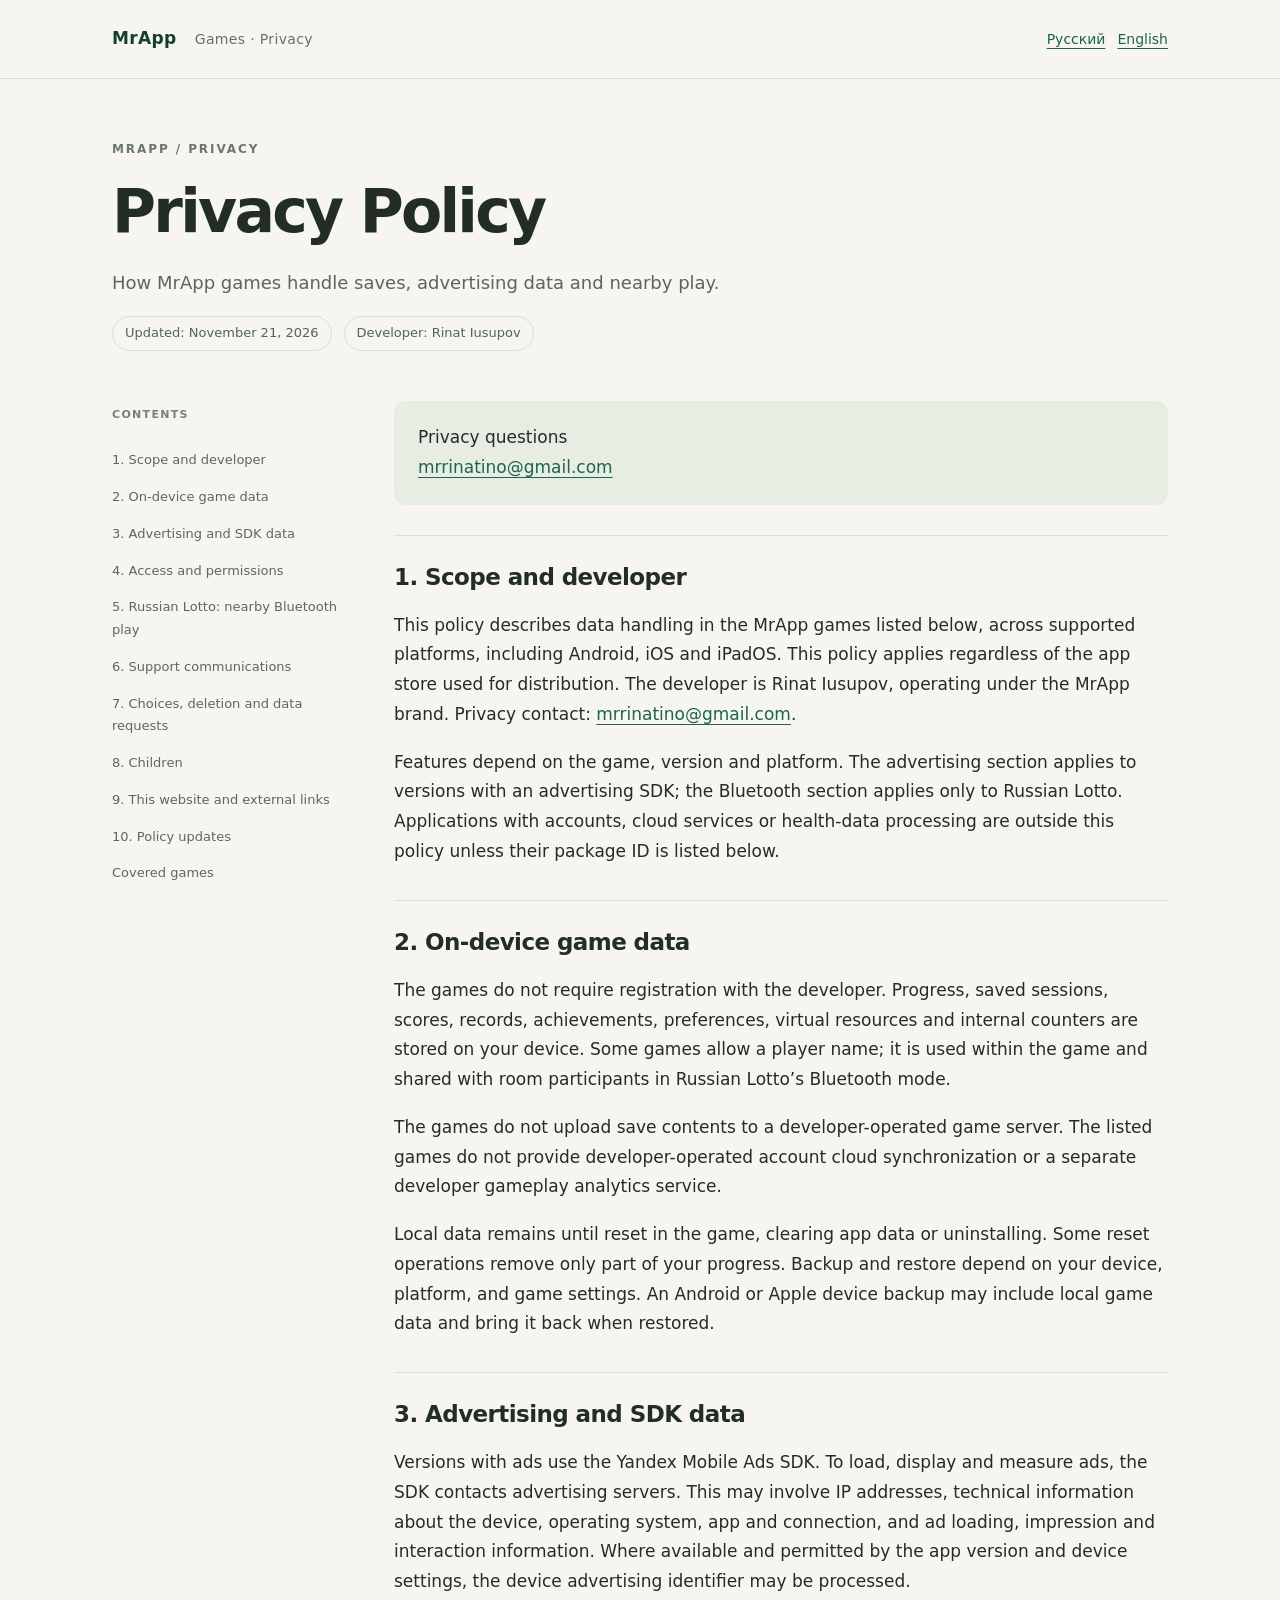
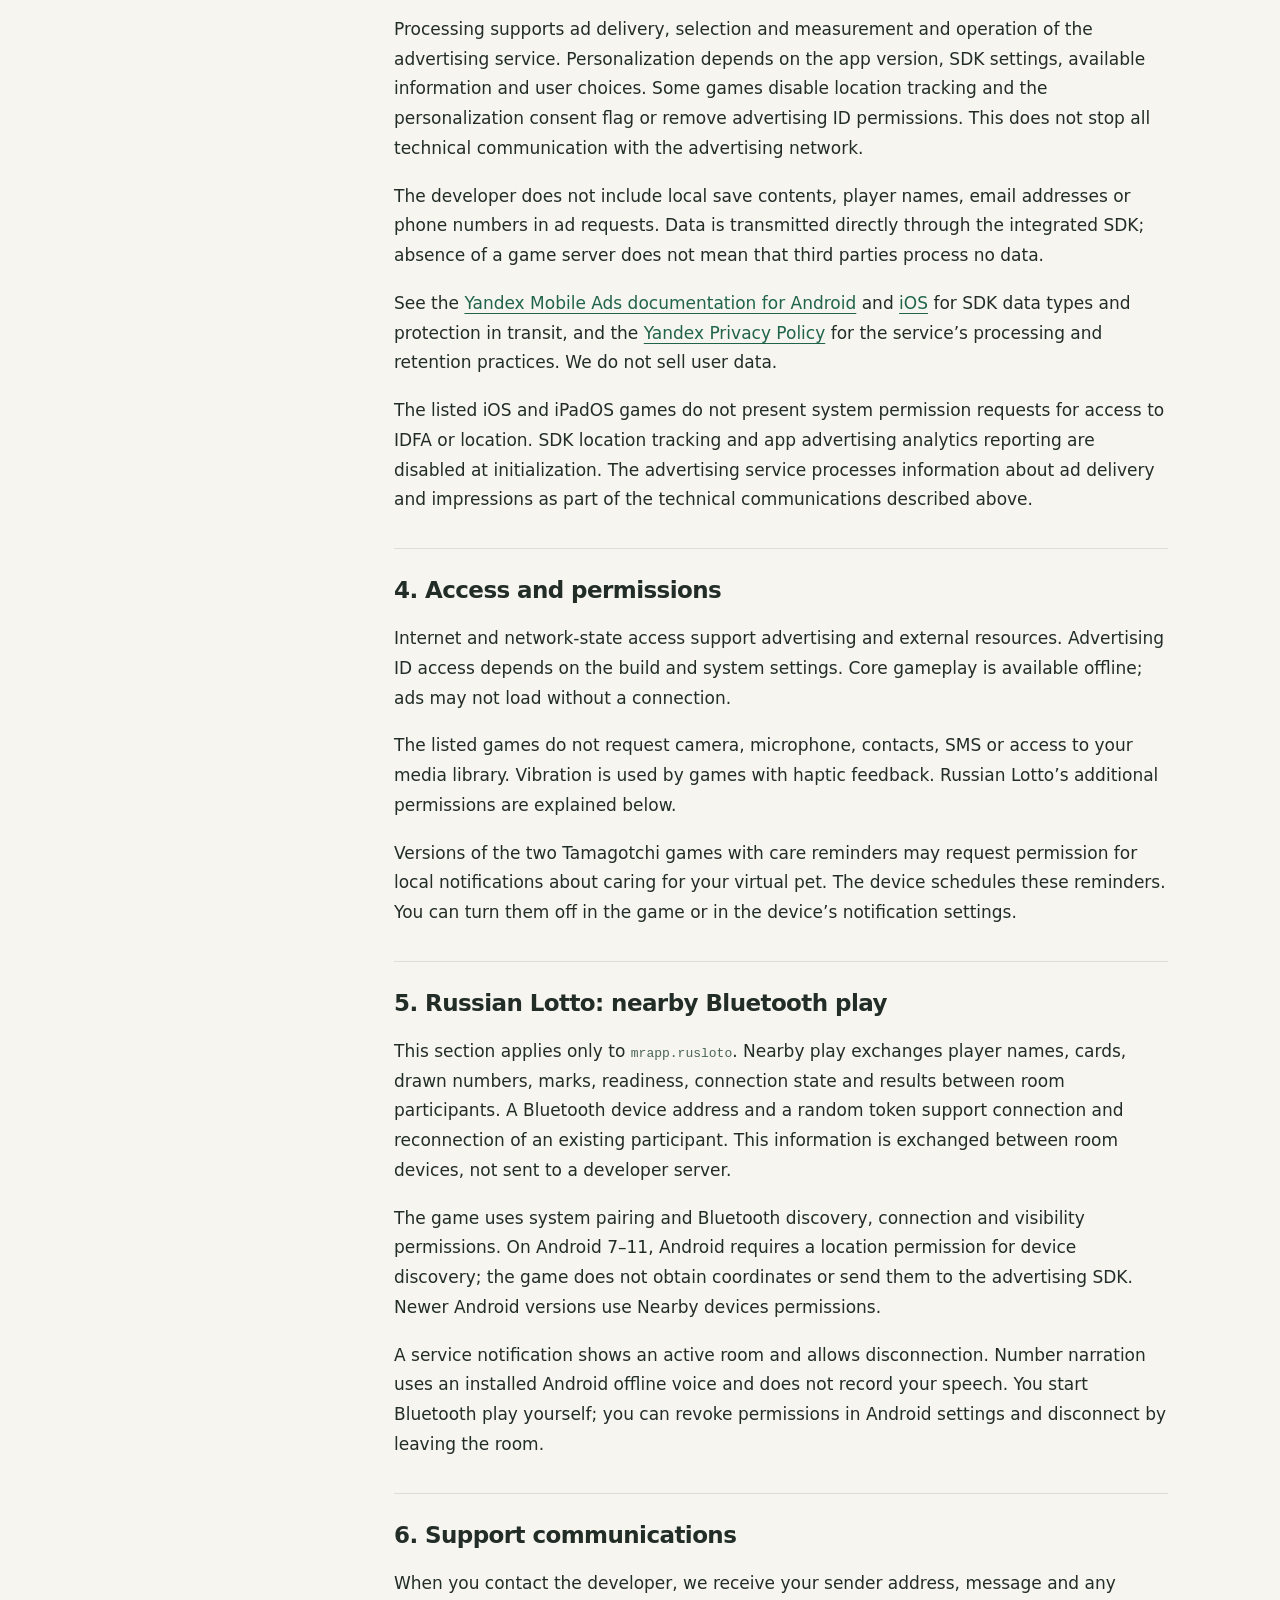
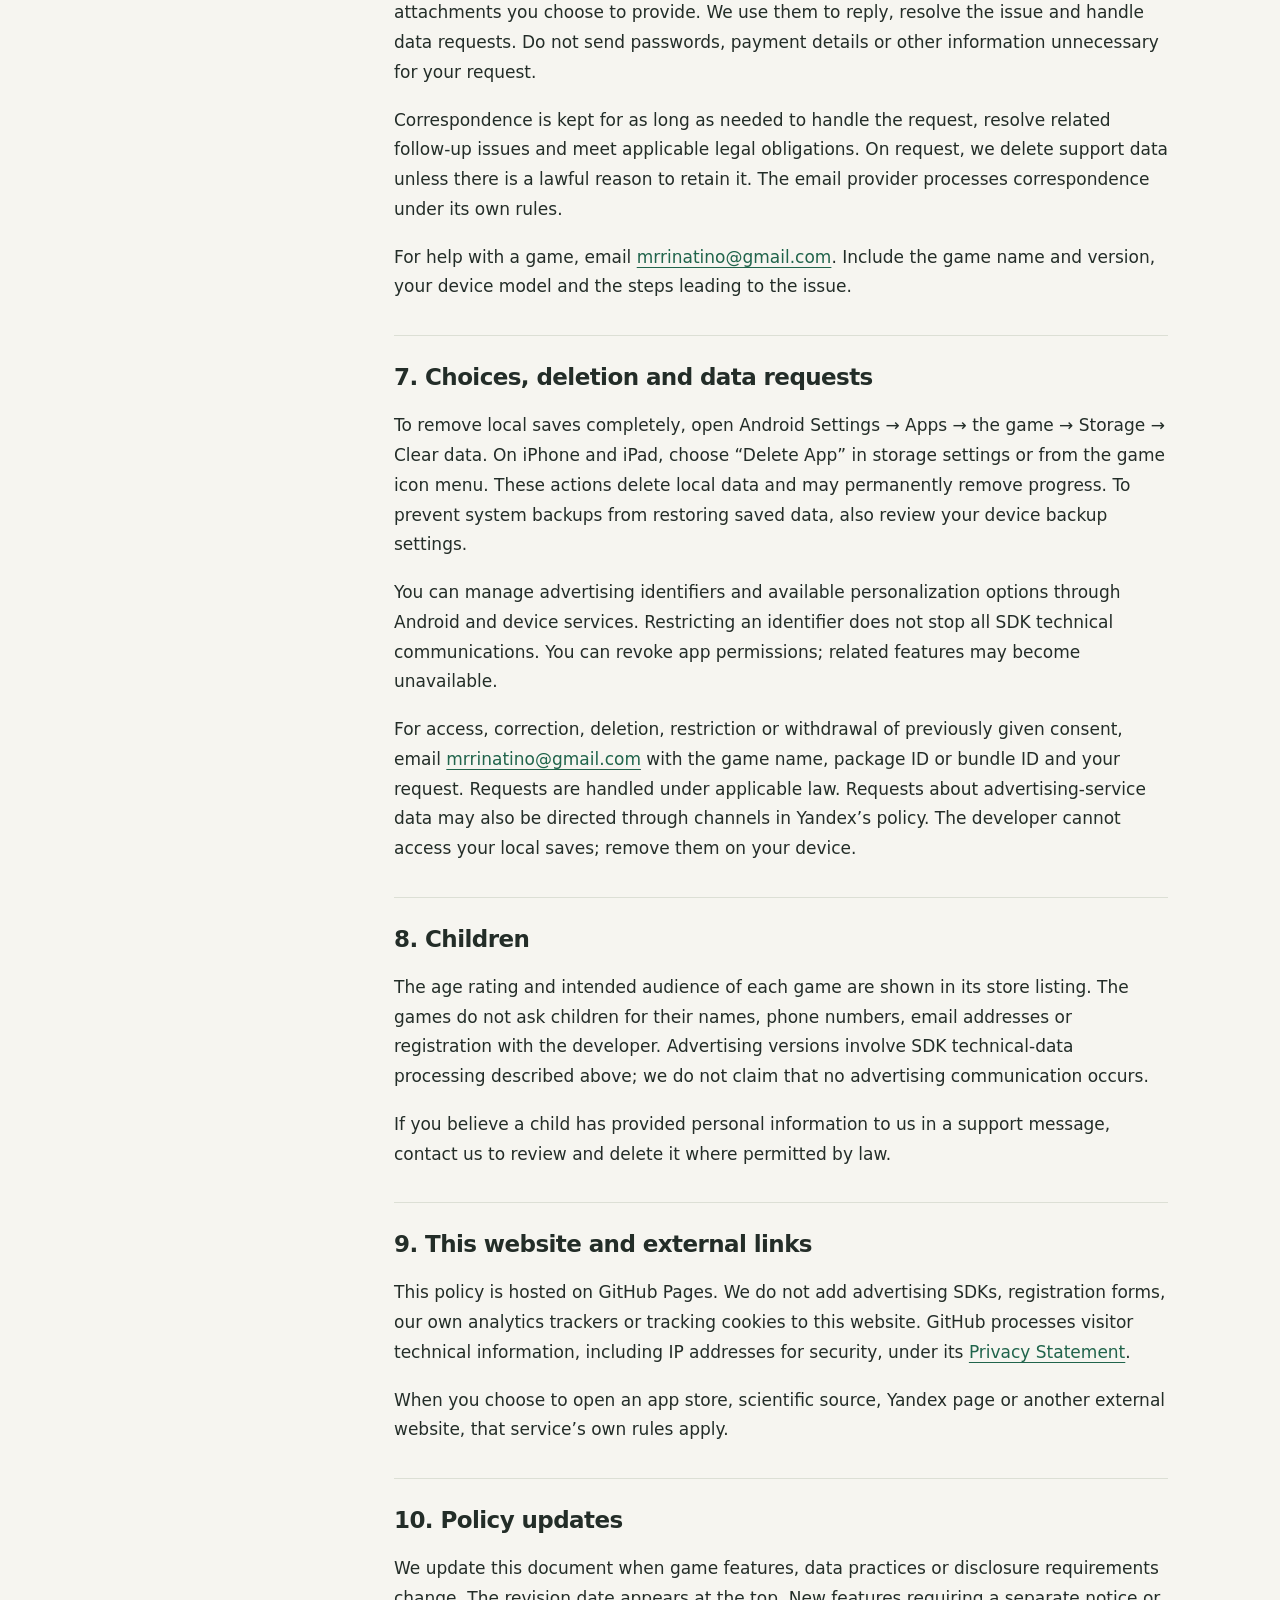
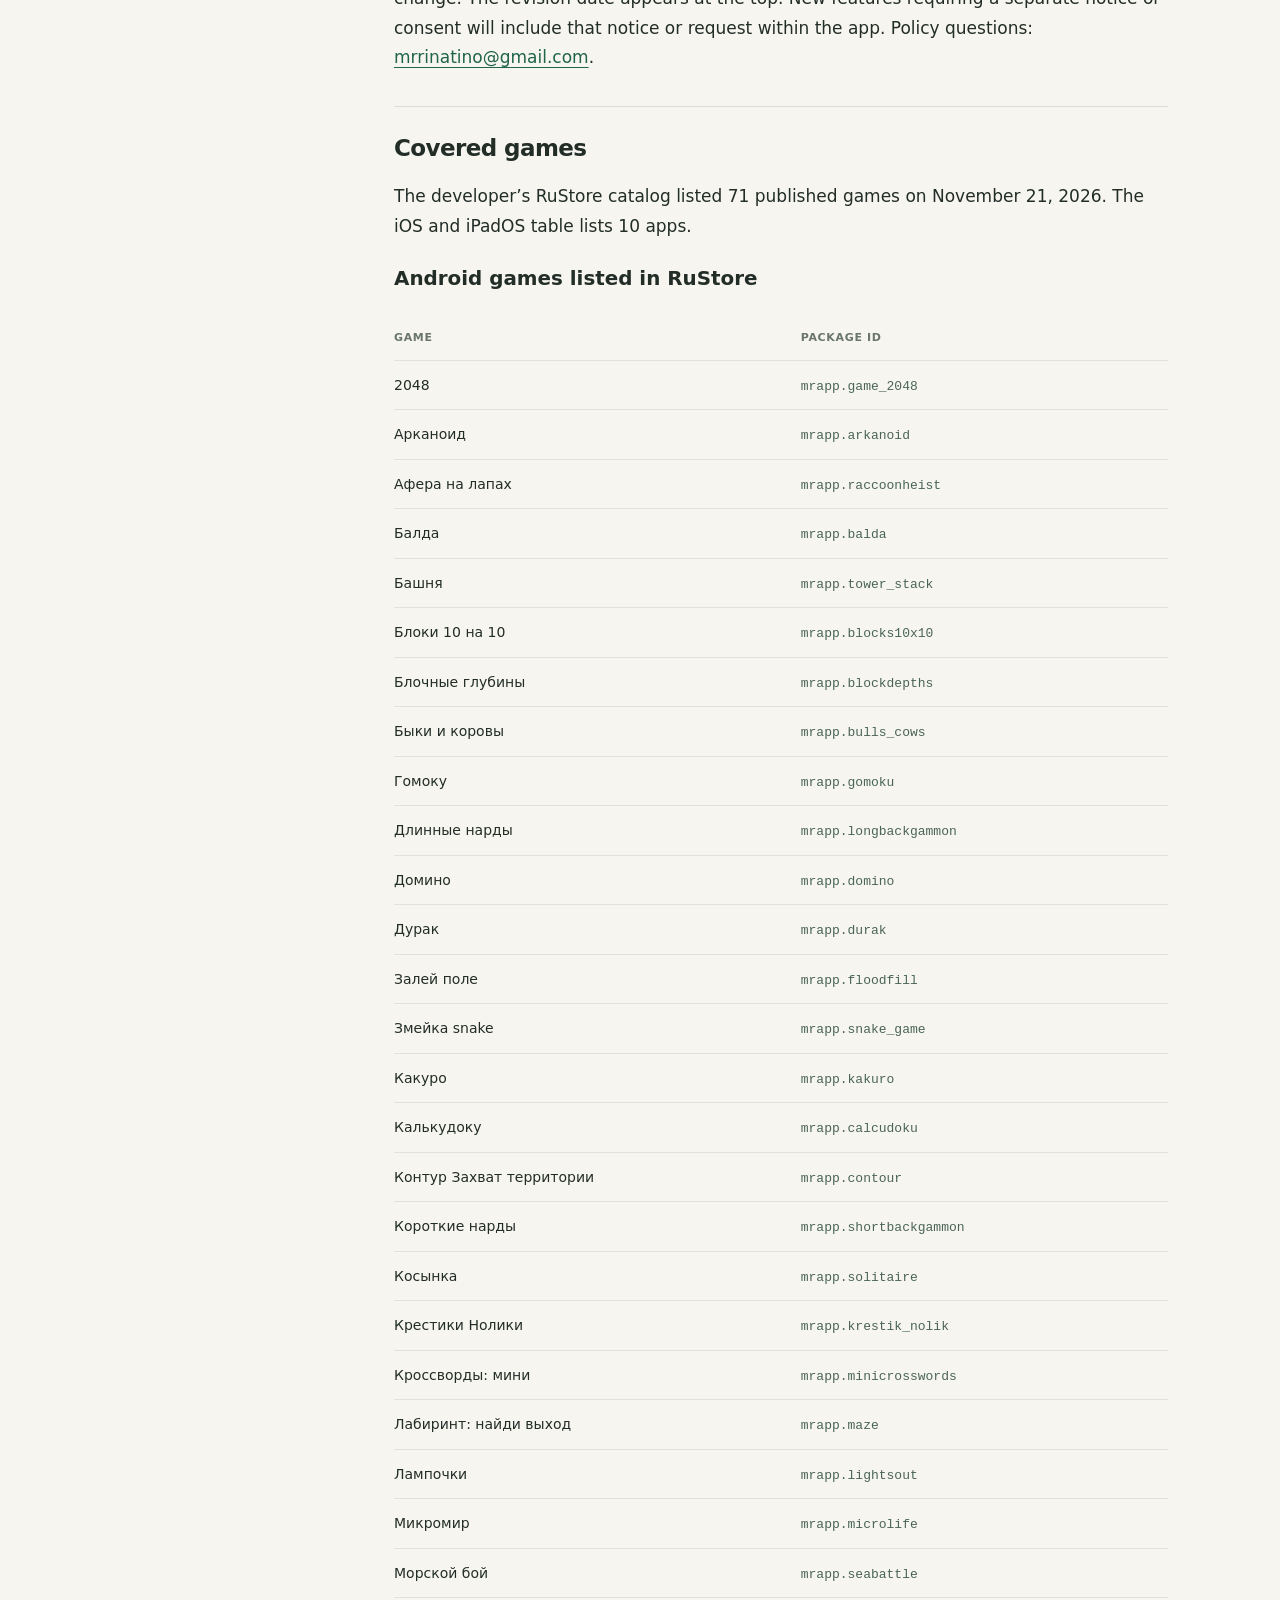
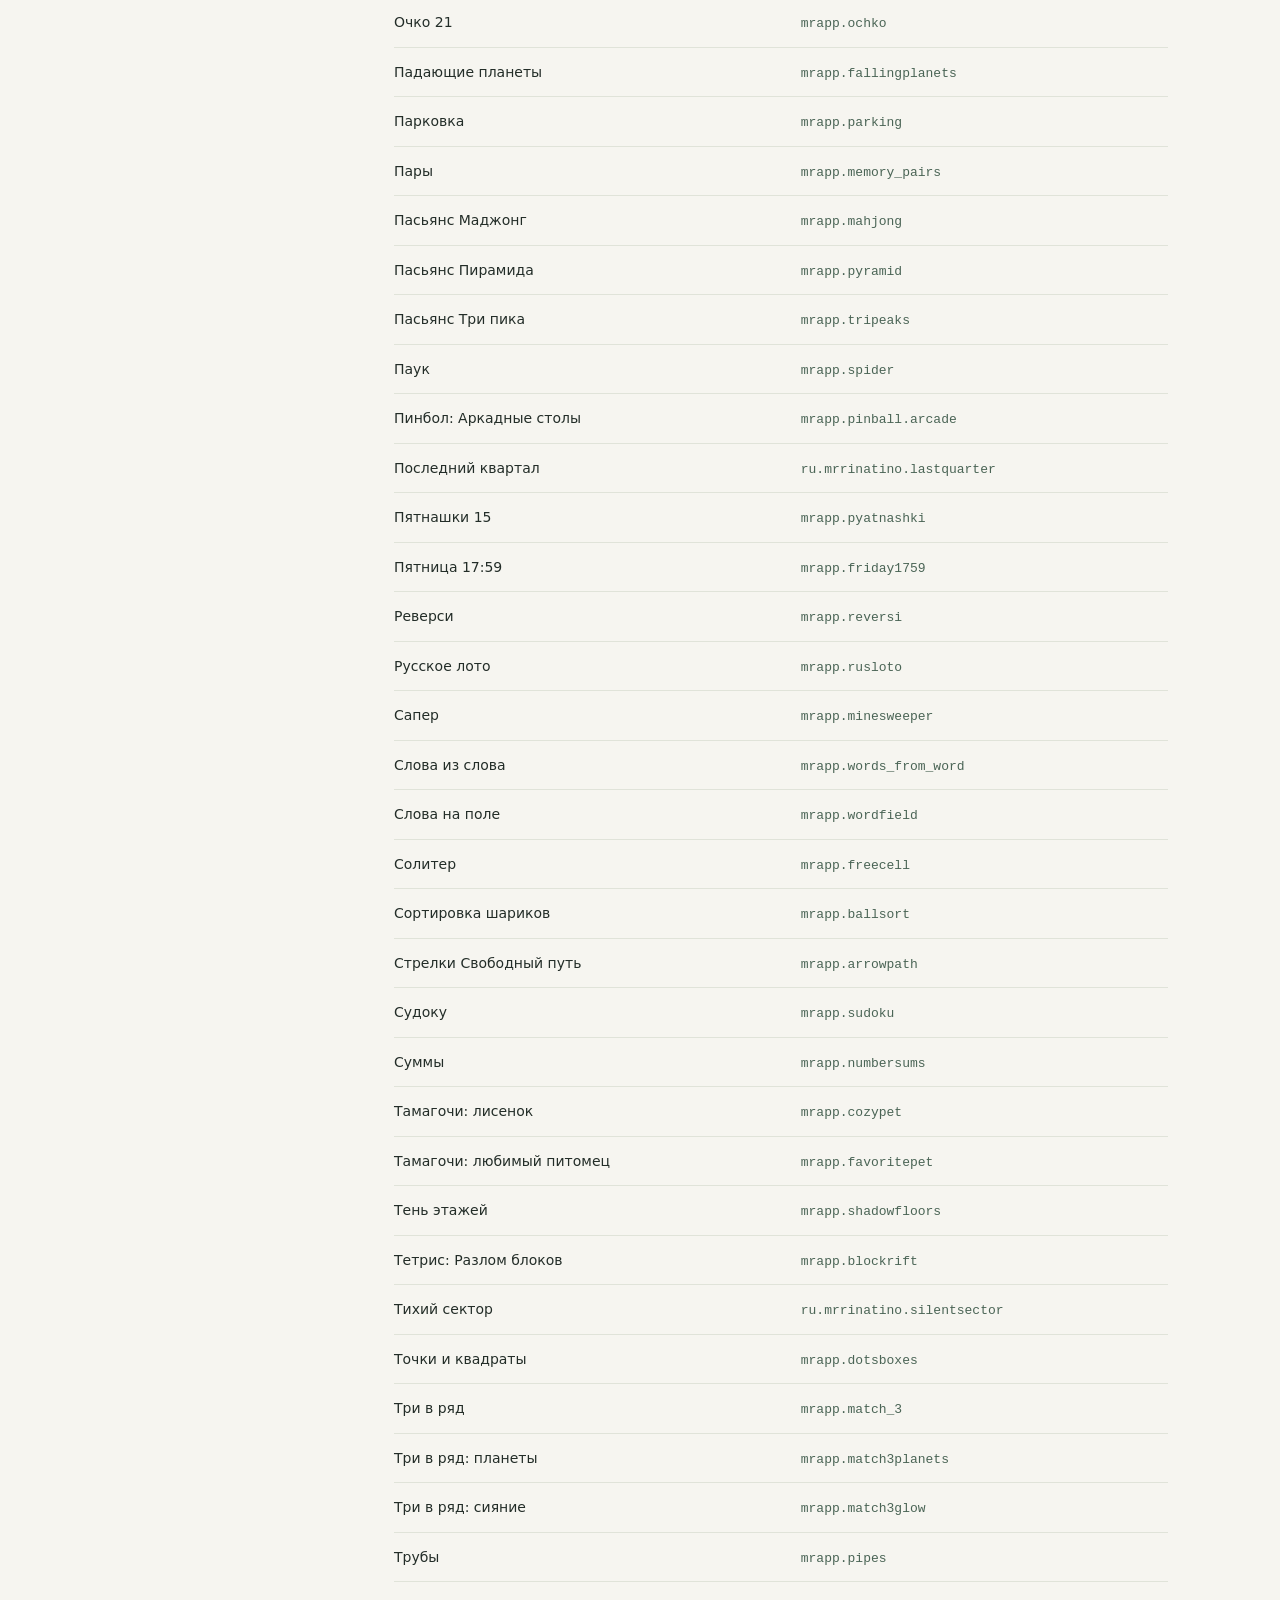
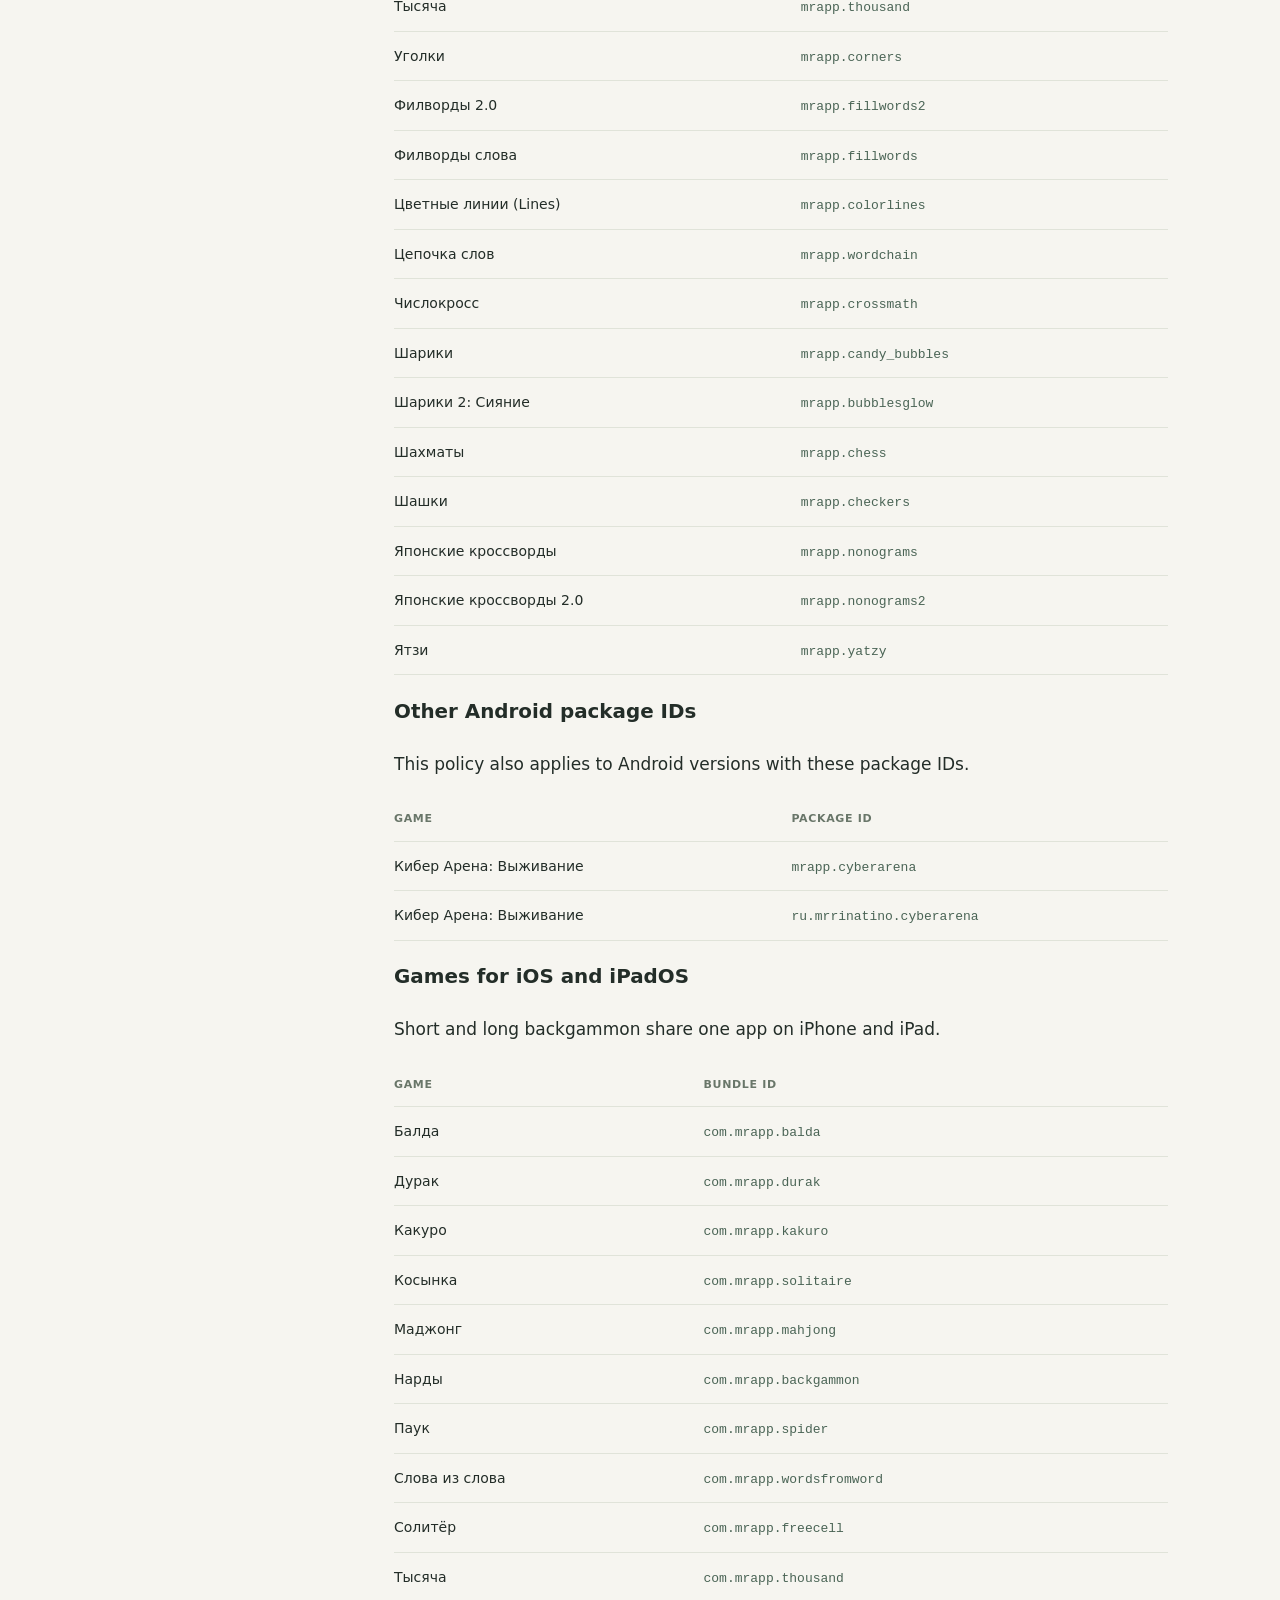
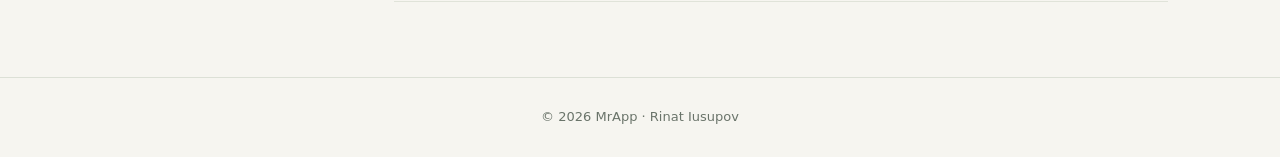
<file: en.html>
<!doctype html>
<html lang="en"><head><meta charset="utf-8"><meta name="viewport" content="width=device-width,initial-scale=1"><meta name="description" content="How MrApp games handle saves, advertising data and nearby play."><meta name="theme-color" content="#f6f5f0"><meta name="referrer" content="strict-origin-when-cross-origin"><title>Privacy Policy — MrApp</title><link rel="stylesheet" href="./style.css"><link rel="icon" href="./favicon.svg" type="image/svg+xml"><link rel="alternate" hreflang="ru" href="./"><link rel="alternate" hreflang="en" href="./en.html"></head>
<body><header><div><a class="brand" href="./">MrApp <span>Games · Privacy</span></a><div class="languages"><a href="./" lang="ru" hreflang="ru" >Русский</a><a href="./en.html" lang="en" hreflang="en" aria-current="page">English</a></div></div></header>
<main><div class="hero"><div class="eyebrow">MRAPP / PRIVACY</div><h1>Privacy Policy</h1><p>How MrApp games handle saves, advertising data and nearby play.</p><div class="meta"><span>Updated: November 21, 2026</span><span>Developer: Rinat Iusupov</span></div></div>
<div class="layout"><nav aria-label="Contents"><p>CONTENTS</p><a href="#scope">1. Scope and developer</a><a href="#local">2. On-device game data</a><a href="#ads">3. Advertising and SDK data</a><a href="#permissions">4. Access and permissions</a><a href="#bluetooth">5. Russian Lotto: nearby Bluetooth play</a><a href="#support">6. Support communications</a><a href="#choices">7. Choices, deletion and data requests</a><a href="#children">8. Children</a><a href="#website">9. This website and external links</a><a href="#changes">10. Policy updates</a><a href="#apps">Covered games</a></nav><article><div class="contact"><p>Privacy questions<br><a href="mailto:mrrinatino@gmail.com">mrrinatino@gmail.com</a></p></div><section id="scope"><h2>1. Scope and developer</h2><p>This policy describes data handling in the MrApp games listed below, across supported platforms, including Android, iOS and iPadOS. This policy applies regardless of the app store used for distribution. The developer is Rinat Iusupov, operating under the MrApp brand. Privacy contact: <a href="mailto:mrrinatino@gmail.com">mrrinatino@gmail.com</a>.</p><p>Features depend on the game, version and platform. The advertising section applies to versions with an advertising SDK; the Bluetooth section applies only to Russian Lotto. Applications with accounts, cloud services or health-data processing are outside this policy unless their package ID is listed below.</p></section><section id="local"><h2>2. On-device game data</h2><p>The games do not require registration with the developer. Progress, saved sessions, scores, records, achievements, preferences, virtual resources and internal counters are stored on your device. Some games allow a player name; it is used within the game and shared with room participants in Russian Lotto’s Bluetooth mode.</p><p>The games do not upload save contents to a developer-operated game server. The listed games do not provide developer-operated account cloud synchronization or a separate developer gameplay analytics service.</p>
<p>Local data remains until reset in the game, clearing app data or uninstalling. Some reset operations remove only part of your progress. Backup and restore depend on your device, platform, and game settings. An Android or Apple device backup may include local game data and bring it back when restored.</p></section><section id="ads"><h2>3. Advertising and SDK data</h2><p>Versions with ads use the Yandex Mobile Ads SDK. To load, display and measure ads, the SDK contacts advertising servers. This may involve IP addresses, technical information about the device, operating system, app and connection, and ad loading, impression and interaction information. Where available and permitted by the app version and device settings, the device advertising identifier may be processed.</p><p>Processing supports ad delivery, selection and measurement and operation of the advertising service. Personalization depends on the app version, SDK settings, available information and user choices. Some games disable location tracking and the personalization consent flag or remove advertising ID permissions. This does not stop all technical communication with the advertising network.</p>
<p>The developer does not include local save contents, player names, email addresses or phone numbers in ad requests. Data is transmitted directly through the integrated SDK; absence of a game server does not mean that third parties process no data.</p>
<p>See the <a href="https://ads.yandex.com/helpcenter/en/dev/android/app-privacy-android">Yandex Mobile Ads documentation for Android</a> and <a href="https://ads.yandex.com/helpcenter/en/dev/ios/app-privacy-apple">iOS</a> for SDK data types and protection in transit, and the <a href="https://yandex.com/legal/confidential/">Yandex Privacy Policy</a> for the service’s processing and retention practices. We do not sell user data.</p>
<p>The listed iOS and iPadOS games do not present system permission requests for access to IDFA or location. SDK location tracking and app advertising analytics reporting are disabled at initialization. The advertising service processes information about ad delivery and impressions as part of the technical communications described above.</p></section><section id="permissions"><h2>4. Access and permissions</h2><p>Internet and network-state access support advertising and external resources. Advertising ID access depends on the build and system settings. Core gameplay is available offline; ads may not load without a connection.</p><p>The listed games do not request camera, microphone, contacts, SMS or access to your media library. Vibration is used by games with haptic feedback. Russian Lotto’s additional permissions are explained below.</p>
<p>Versions of the two Tamagotchi games with care reminders may request permission for local notifications about caring for your virtual pet. The device schedules these reminders. You can turn them off in the game or in the device’s notification settings.</p></section><section id="bluetooth"><h2>5. Russian Lotto: nearby Bluetooth play</h2><p>This section applies only to <code>mrapp.rusloto</code>. Nearby play exchanges player names, cards, drawn numbers, marks, readiness, connection state and results between room participants. A Bluetooth device address and a random token support connection and reconnection of an existing participant. This information is exchanged between room devices, not sent to a developer server.</p><p>The game uses system pairing and Bluetooth discovery, connection and visibility permissions. On Android 7–11, Android requires a location permission for device discovery; the game does not obtain coordinates or send them to the advertising SDK. Newer Android versions use Nearby devices permissions.</p>
<p>A service notification shows an active room and allows disconnection. Number narration uses an installed Android offline voice and does not record your speech. You start Bluetooth play yourself; you can revoke permissions in Android settings and disconnect by leaving the room.</p></section><section id="support"><h2>6. Support communications</h2><p>When you contact the developer, we receive your sender address, message and any attachments you choose to provide. We use them to reply, resolve the issue and handle data requests. Do not send passwords, payment details or other information unnecessary for your request.</p><p>Correspondence is kept for as long as needed to handle the request, resolve related follow-up issues and meet applicable legal obligations. On request, we delete support data unless there is a lawful reason to retain it. The email provider processes correspondence under its own rules.</p>
<p>For help with a game, email <a href="mailto:mrrinatino@gmail.com">mrrinatino@gmail.com</a>. Include the game name and version, your device model and the steps leading to the issue.</p></section><section id="choices"><h2>7. Choices, deletion and data requests</h2><p>To remove local saves completely, open Android Settings → Apps → the game → Storage → Clear data. On iPhone and iPad, choose “Delete App” in storage settings or from the game icon menu. These actions delete local data and may permanently remove progress. To prevent system backups from restoring saved data, also review your device backup settings.</p><p>You can manage advertising identifiers and available personalization options through Android and device services. Restricting an identifier does not stop all SDK technical communications. You can revoke app permissions; related features may become unavailable.</p>
<p>For access, correction, deletion, restriction or withdrawal of previously given consent, email <a href="mailto:mrrinatino@gmail.com">mrrinatino@gmail.com</a> with the game name, package ID or bundle ID and your request. Requests are handled under applicable law. Requests about advertising-service data may also be directed through channels in Yandex’s policy. The developer cannot access your local saves; remove them on your device.</p></section><section id="children"><h2>8. Children</h2><p>The age rating and intended audience of each game are shown in its store listing. The games do not ask children for their names, phone numbers, email addresses or registration with the developer. Advertising versions involve SDK technical-data processing described above; we do not claim that no advertising communication occurs.</p><p>If you believe a child has provided personal information to us in a support message, contact us to review and delete it where permitted by law.</p></section><section id="website"><h2>9. This website and external links</h2><p>This policy is hosted on GitHub Pages. We do not add advertising SDKs, registration forms, our own analytics trackers or tracking cookies to this website. GitHub processes visitor technical information, including IP addresses for security, under its <a href="https://docs.github.com/en/site-policy/privacy-policies/github-general-privacy-statement">Privacy Statement</a>.</p><p>When you choose to open an app store, scientific source, Yandex page or another external website, that service’s own rules apply.</p></section><section id="changes"><h2>10. Policy updates</h2><p>We update this document when game features, data practices or disclosure requirements change. The revision date appears at the top. New features requiring a separate notice or consent will include that notice or request within the app. Policy questions: <a href="mailto:mrrinatino@gmail.com">mrrinatino@gmail.com</a>.</p></section><section id="apps"><h2>Covered games</h2><p>The developer’s RuStore catalog listed 71 published games on <time datetime="2026-11-21">November 21, 2026</time>. The iOS and iPadOS table lists 10 apps.</p>
<h3>Android games listed in RuStore</h3>
<table><thead><tr><th>Game</th><th>Package ID</th></tr></thead><tbody>
<tr id="mrapp.game_2048"><td>2048</td><td><code>mrapp.game_2048</code></td></tr>
<tr id="mrapp.arkanoid"><td>Арканоид</td><td><code>mrapp.arkanoid</code></td></tr>
<tr id="mrapp.raccoonheist"><td>Афера на лапах</td><td><code>mrapp.raccoonheist</code></td></tr>
<tr id="mrapp.balda"><td>Балда</td><td><code>mrapp.balda</code></td></tr>
<tr id="mrapp.tower_stack"><td>Башня</td><td><code>mrapp.tower_stack</code></td></tr>
<tr id="mrapp.blocks10x10"><td>Блоки 10 на 10</td><td><code>mrapp.blocks10x10</code></td></tr>
<tr id="mrapp.blockdepths"><td>Блочные глубины</td><td><code>mrapp.blockdepths</code></td></tr>
<tr id="mrapp.bulls_cows"><td>Быки и коровы</td><td><code>mrapp.bulls_cows</code></td></tr>
<tr id="mrapp.gomoku"><td>Гомоку</td><td><code>mrapp.gomoku</code></td></tr>
<tr id="mrapp.longbackgammon"><td>Длинные нарды</td><td><code>mrapp.longbackgammon</code></td></tr>
<tr id="mrapp.domino"><td>Домино</td><td><code>mrapp.domino</code></td></tr>
<tr id="mrapp.durak"><td>Дурак</td><td><code>mrapp.durak</code></td></tr>
<tr id="mrapp.floodfill"><td>Залей поле</td><td><code>mrapp.floodfill</code></td></tr>
<tr id="mrapp.snake_game"><td>Змейка snake</td><td><code>mrapp.snake_game</code></td></tr>
<tr id="mrapp.kakuro"><td>Какуро</td><td><code>mrapp.kakuro</code></td></tr>
<tr id="mrapp.calcudoku"><td>Калькудоку</td><td><code>mrapp.calcudoku</code></td></tr>
<tr id="mrapp.contour"><td>Контур Захват территории</td><td><code>mrapp.contour</code></td></tr>
<tr id="mrapp.shortbackgammon"><td>Короткие нарды</td><td><code>mrapp.shortbackgammon</code></td></tr>
<tr id="mrapp.solitaire"><td>Косынка</td><td><code>mrapp.solitaire</code></td></tr>
<tr id="mrapp.krestik_nolik"><td>Крестики Нолики</td><td><code>mrapp.krestik_nolik</code></td></tr>
<tr id="mrapp.minicrosswords"><td>Кроссворды: мини</td><td><code>mrapp.minicrosswords</code></td></tr>
<tr id="mrapp.maze"><td>Лабиринт: найди выход</td><td><code>mrapp.maze</code></td></tr>
<tr id="mrapp.lightsout"><td>Лампочки</td><td><code>mrapp.lightsout</code></td></tr>
<tr id="mrapp.microlife"><td>Микромир</td><td><code>mrapp.microlife</code></td></tr>
<tr id="mrapp.seabattle"><td>Морской бой</td><td><code>mrapp.seabattle</code></td></tr>
<tr id="mrapp.ochko"><td>Очко 21</td><td><code>mrapp.ochko</code></td></tr>
<tr id="mrapp.fallingplanets"><td>Падающие планеты</td><td><code>mrapp.fallingplanets</code></td></tr>
<tr id="mrapp.parking"><td>Парковка</td><td><code>mrapp.parking</code></td></tr>
<tr id="mrapp.memory_pairs"><td>Пары</td><td><code>mrapp.memory_pairs</code></td></tr>
<tr id="mrapp.mahjong"><td>Пасьянс Маджонг</td><td><code>mrapp.mahjong</code></td></tr>
<tr id="mrapp.pyramid"><td>Пасьянс Пирамида</td><td><code>mrapp.pyramid</code></td></tr>
<tr id="mrapp.tripeaks"><td>Пасьянс Три пика</td><td><code>mrapp.tripeaks</code></td></tr>
<tr id="mrapp.spider"><td>Паук</td><td><code>mrapp.spider</code></td></tr>
<tr id="mrapp.pinball.arcade"><td>Пинбол: Аркадные столы</td><td><code>mrapp.pinball.arcade</code></td></tr>
<tr id="ru.mrrinatino.lastquarter"><td>Последний квартал</td><td><code>ru.mrrinatino.lastquarter</code></td></tr>
<tr id="mrapp.pyatnashki"><td>Пятнашки 15</td><td><code>mrapp.pyatnashki</code></td></tr>
<tr id="mrapp.friday1759"><td>Пятница 17:59</td><td><code>mrapp.friday1759</code></td></tr>
<tr id="mrapp.reversi"><td>Реверси</td><td><code>mrapp.reversi</code></td></tr>
<tr id="mrapp.rusloto"><td>Русское лото</td><td><code>mrapp.rusloto</code></td></tr>
<tr id="mrapp.minesweeper"><td>Сапер</td><td><code>mrapp.minesweeper</code></td></tr>
<tr id="mrapp.words_from_word"><td>Слова из слова</td><td><code>mrapp.words_from_word</code></td></tr>
<tr id="mrapp.wordfield"><td>Слова на поле</td><td><code>mrapp.wordfield</code></td></tr>
<tr id="mrapp.freecell"><td>Солитер</td><td><code>mrapp.freecell</code></td></tr>
<tr id="mrapp.ballsort"><td>Сортировка шариков</td><td><code>mrapp.ballsort</code></td></tr>
<tr id="mrapp.arrowpath"><td>Стрелки Свободный путь</td><td><code>mrapp.arrowpath</code></td></tr>
<tr id="mrapp.sudoku"><td>Судоку</td><td><code>mrapp.sudoku</code></td></tr>
<tr id="mrapp.numbersums"><td>Суммы</td><td><code>mrapp.numbersums</code></td></tr>
<tr id="mrapp.cozypet"><td>Тамагочи: лисенок</td><td><code>mrapp.cozypet</code></td></tr>
<tr id="mrapp.favoritepet"><td>Тамагочи: любимый питомец</td><td><code>mrapp.favoritepet</code></td></tr>
<tr id="mrapp.shadowfloors"><td>Тень этажей</td><td><code>mrapp.shadowfloors</code></td></tr>
<tr id="mrapp.blockrift"><td>Тетрис: Разлом блоков</td><td><code>mrapp.blockrift</code></td></tr>
<tr id="ru.mrrinatino.silentsector"><td>Тихий сектор</td><td><code>ru.mrrinatino.silentsector</code></td></tr>
<tr id="mrapp.dotsboxes"><td>Точки и квадраты</td><td><code>mrapp.dotsboxes</code></td></tr>
<tr id="mrapp.match_3"><td>Три в ряд</td><td><code>mrapp.match_3</code></td></tr>
<tr id="mrapp.match3planets"><td>Три в ряд: планеты</td><td><code>mrapp.match3planets</code></td></tr>
<tr id="mrapp.match3glow"><td>Три в ряд: сияние</td><td><code>mrapp.match3glow</code></td></tr>
<tr id="mrapp.pipes"><td>Трубы</td><td><code>mrapp.pipes</code></td></tr>
<tr id="mrapp.thousand"><td>Тысяча</td><td><code>mrapp.thousand</code></td></tr>
<tr id="mrapp.corners"><td>Уголки</td><td><code>mrapp.corners</code></td></tr>
<tr id="mrapp.fillwords2"><td>Филворды 2.0</td><td><code>mrapp.fillwords2</code></td></tr>
<tr id="mrapp.fillwords"><td>Филворды слова</td><td><code>mrapp.fillwords</code></td></tr>
<tr id="mrapp.colorlines"><td>Цветные линии (Lines)</td><td><code>mrapp.colorlines</code></td></tr>
<tr id="mrapp.wordchain"><td>Цепочка слов</td><td><code>mrapp.wordchain</code></td></tr>
<tr id="mrapp.crossmath"><td>Числокросс</td><td><code>mrapp.crossmath</code></td></tr>
<tr id="mrapp.candy_bubbles"><td>Шарики</td><td><code>mrapp.candy_bubbles</code></td></tr>
<tr id="mrapp.bubblesglow"><td>Шарики 2: Сияние</td><td><code>mrapp.bubblesglow</code></td></tr>
<tr id="mrapp.chess"><td>Шахматы</td><td><code>mrapp.chess</code></td></tr>
<tr id="mrapp.checkers"><td>Шашки</td><td><code>mrapp.checkers</code></td></tr>
<tr id="mrapp.nonograms"><td>Японские кроссворды</td><td><code>mrapp.nonograms</code></td></tr>
<tr id="mrapp.nonograms2"><td>Японские кроссворды 2.0</td><td><code>mrapp.nonograms2</code></td></tr>
<tr id="mrapp.yatzy"><td>Ятзи</td><td><code>mrapp.yatzy</code></td></tr>
</tbody></table>
<h3>Other Android package IDs</h3><p>This policy also applies to Android versions with these package IDs.</p>
<table><thead><tr><th>Game</th><th>Package ID</th></tr></thead><tbody>
<tr id="mrapp.cyberarena"><td>Кибер Арена: Выживание</td><td><code>mrapp.cyberarena</code></td></tr>
<tr id="ru.mrrinatino.cyberarena"><td>Кибер Арена: Выживание</td><td><code>ru.mrrinatino.cyberarena</code></td></tr>
</tbody></table>
<h3>Games for iOS and iPadOS</h3><p>Short and long backgammon share one app on iPhone and iPad.</p>
<table><thead><tr><th>Game</th><th>Bundle ID</th></tr></thead><tbody>
<tr id="com.mrapp.balda"><td>Балда</td><td><code>com.mrapp.balda</code></td></tr>
<tr id="com.mrapp.durak"><td>Дурак</td><td><code>com.mrapp.durak</code></td></tr>
<tr id="com.mrapp.kakuro"><td>Какуро</td><td><code>com.mrapp.kakuro</code></td></tr>
<tr id="com.mrapp.solitaire"><td>Косынка</td><td><code>com.mrapp.solitaire</code></td></tr>
<tr id="com.mrapp.mahjong"><td>Маджонг</td><td><code>com.mrapp.mahjong</code></td></tr>
<tr id="com.mrapp.backgammon"><td>Нарды</td><td><code>com.mrapp.backgammon</code></td></tr>
<tr id="com.mrapp.spider"><td>Паук</td><td><code>com.mrapp.spider</code></td></tr>
<tr id="com.mrapp.wordsfromword"><td>Слова из слова</td><td><code>com.mrapp.wordsfromword</code></td></tr>
<tr id="com.mrapp.freecell"><td>Солитёр</td><td><code>com.mrapp.freecell</code></td></tr>
<tr id="com.mrapp.thousand"><td>Тысяча</td><td><code>com.mrapp.thousand</code></td></tr>
</tbody></table></section></article></div></main><footer>© 2026 MrApp · Rinat Iusupov</footer></body></html>
</file>
<file: style.css>
*{box-sizing:border-box}html{scroll-behavior:smooth;scroll-padding-top:32px}body{margin:0;background:#f6f5f0;color:#232d28;font:17px/1.75 system-ui,-apple-system,BlinkMacSystemFont,"Segoe UI",sans-serif}a{color:#20644b;text-underline-offset:4px}a:hover{color:#103d2c}a:focus-visible{outline:3px solid #bd8838;outline-offset:5px}header{border-bottom:1px solid #dfdfd5}header>div{max-width:1120px;padding:24px 32px;margin:auto;display:flex;align-items:center;justify-content:space-between;gap:16px}.brand{font-weight:750;letter-spacing:.02em;color:#193d2c;text-decoration:none}.brand span{font-weight:400;color:#667168;font-size:14px;margin-left:12px}.languages{font-size:14px;white-space:nowrap}.languages a{margin-left:12px}.hero{max-width:1120px;margin:0 auto;padding:60px 32px 38px}.eyebrow{font-size:12px;font-weight:700;letter-spacing:.16em;color:#6b766d}.hero h1{font-size:clamp(34px,5.8vw,60px);letter-spacing:-.045em;line-height:1.12;margin:18px 0 22px;font-weight:650}.hero>p{max-width:710px;color:#59665d;font-size:18px}.meta{display:flex;gap:12px;flex-wrap:wrap;font-size:13px;color:#516456}.meta span{padding:5px 12px;border:1px solid #d8ddd4;border-radius:999px}.layout{max-width:1120px;margin:0 auto;padding:0 32px 60px;display:grid;grid-template-columns:230px minmax(0,1fr);gap:52px}nav{font-size:13px;padding-top:16px;align-self:start;position:sticky;top:20px}nav p{font-size:11px;letter-spacing:.12em;font-weight:750;color:#788176}nav a{display:block;text-decoration:none;padding:7px 0;color:#5b685e}article{min-width:0}section{border-top:1px solid #dcdfd5;padding:26px 0 15px}h2{font-size:23px;letter-spacing:-.025em;line-height:1.35;margin:0 0 18px;font-weight:650}p{margin:0 0 18px}code{font:13px/1.4 ui-monospace,SFMono-Regular,monospace;overflow-wrap:anywhere;color:#4a6455}table{border-collapse:collapse;width:100%;font-size:14px}th{text-align:left;color:#697669;font-size:11px;text-transform:uppercase;letter-spacing:.06em}td,th{padding:12px 8px;border-bottom:1px solid #e0e3d9}td:first-child,th:first-child{padding-left:0}td:last-child,th:last-child{padding-right:0}td{vertical-align:top}footer{border-top:1px solid #dce0d6;padding:28px 32px;text-align:center;color:#6a746a;font-size:13px}.contact{background:#e8ede4;padding:22px 24px;border-radius:12px;margin:12px 0 30px}.contact p{margin:0}.small{font-size:14px;color:#687367}@media(max-width:760px){.layout{grid-template-columns:1fr;gap:0;padding:0 22px 40px}nav{position:static;border-top:1px solid #dce0d6;padding:16px 0 24px;display:grid;grid-template-columns:1fr 1fr;column-gap:20px}nav p{grid-column:1/-1}header>div{padding:20px 22px}.brand span{display:none}.hero{padding:40px 22px 28px}.hero>p{font-size:16px}h2{font-size:21px}td,th{padding:11px 5px}td{width:50%}code{font-size:11px}}@media(prefers-reduced-motion:reduce){html{scroll-behavior:auto}}@media print{body{background:white;font-size:11pt}nav,.languages{display:none}.layout{display:block}.hero{padding-top:20px}.meta span{border:none}.brand span{display:inline}section{break-inside:avoid}a{color:inherit}}
</file>
